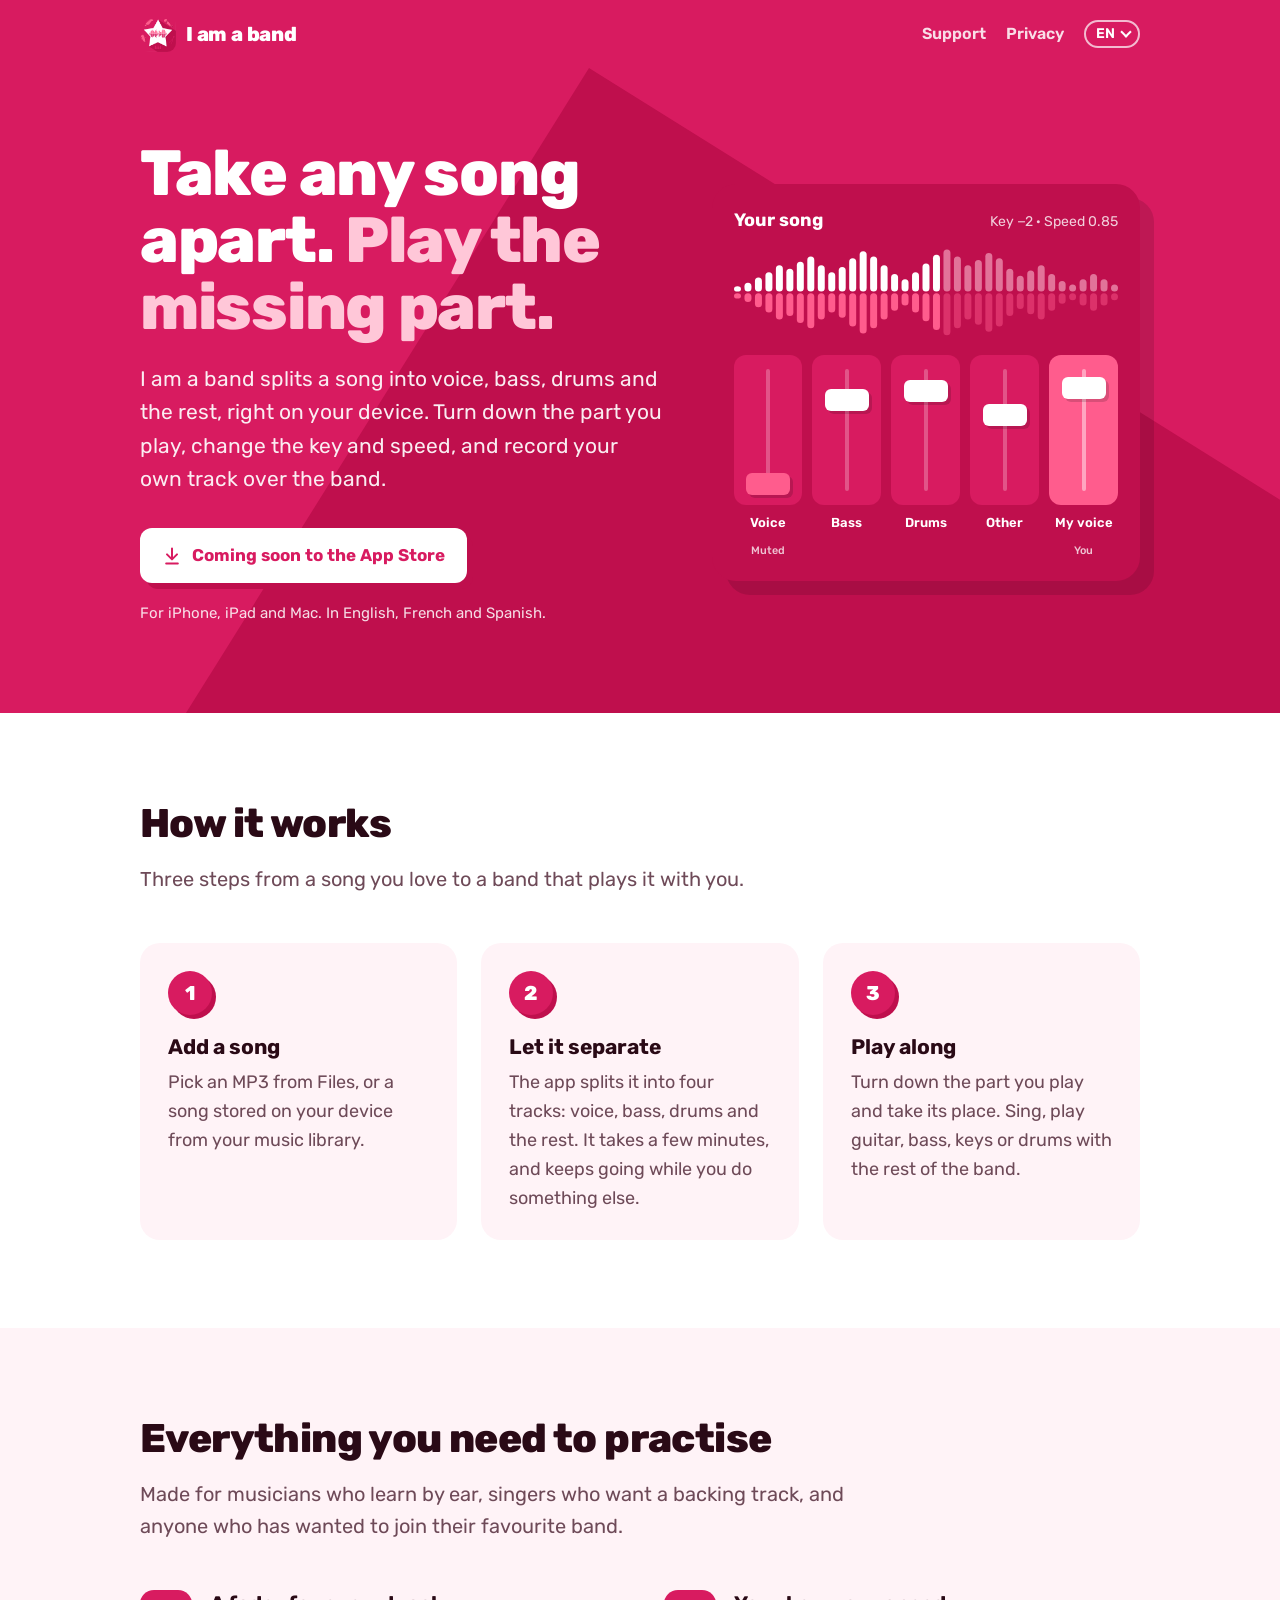
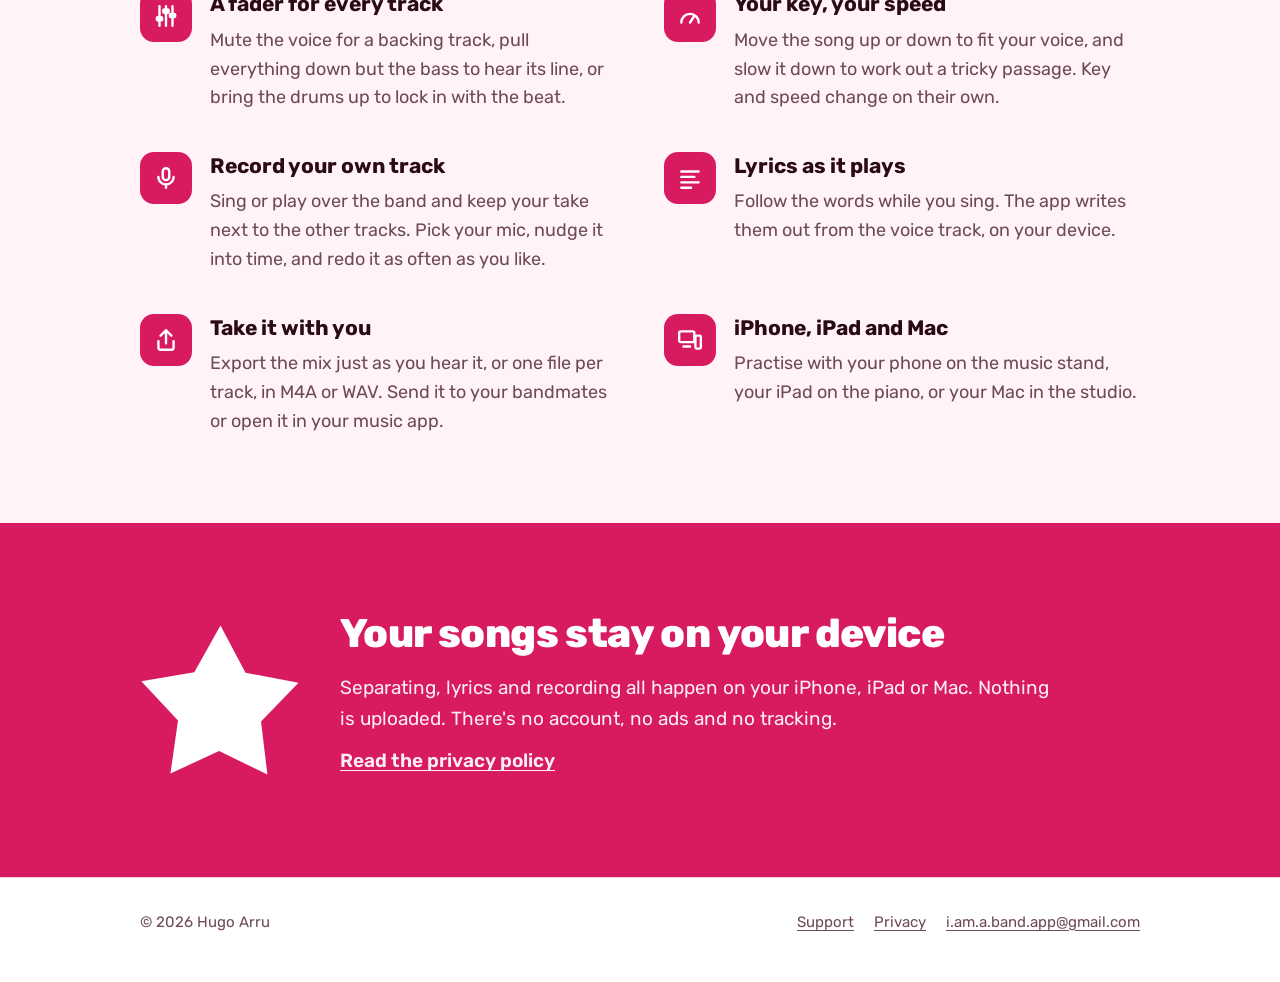
<file: index.html>
<!doctype html>
<html lang="en">
<head>
  <meta charset="utf-8">
  <meta name="viewport" content="width=device-width, initial-scale=1">
  <title>I am a band — play along with any song</title>
  <meta name="description" content="I am a band splits a song into voice, bass, drums and the rest, on your iPhone, iPad or Mac. Mute your part, change the key and speed, and record your own track over the band.">
  <meta name="theme-color" content="#d81b60">
  <meta property="og:type" content="website">
  <meta property="og:title" content="I am a band">
  <meta property="og:description" content="Take any song apart and play the missing part. On iPhone, iPad and Mac.">
  <meta property="og:image" content="https://hugoarru.github.io/iamaband/assets/icon.png">
  <meta property="og:url" content="https://hugoarru.github.io/iamaband/">
  <link rel="alternate" hreflang="en" href="https://hugoarru.github.io/iamaband/">
  <link rel="alternate" hreflang="fr" href="https://hugoarru.github.io/iamaband/fr/">
  <link rel="alternate" hreflang="es" href="https://hugoarru.github.io/iamaband/es/">
  <link rel="alternate" hreflang="x-default" href="https://hugoarru.github.io/iamaband/">
  <link rel="icon" type="image/png" href="assets/favicon.png">
  <link rel="apple-touch-icon" href="assets/apple-touch-icon.png">
  <link rel="preload" href="assets/fonts/Rubik.woff2" as="font" type="font/woff2" crossorigin>
  <link rel="stylesheet" href="assets/style.css">
</head>
<body>
  <a class="skip" href="#main">Skip to content</a>

  <header class="bar">
    <div class="wrap">
      <a class="brand" href="./"><img src="assets/icon.png" alt="" width="36" height="36"><span>I am a band</span></a>
      <nav aria-label="Main">
        <a href="support/">Support</a>
        <a href="privacy/">Privacy</a>
        <details class="langs">
          <summary aria-label="Language: English">EN</summary>
          <ul>
            <li><a href="" hreflang="en" lang="en" aria-current="true">English</a></li>
            <li><a href="fr/" hreflang="fr" lang="fr">Français</a></li>
            <li><a href="es/" hreflang="es" lang="es">Español</a></li>
          </ul>
        </details>
      </nav>
    </div>
  </header>

  <main id="main">
    <div class="hero">
      <div class="wrap">
        <div>
          <h1>Take any song apart. <span>Play the missing part.</span></h1>
          <p class="lead">I am a band splits a song into voice, bass, drums and the rest, right on your device. Turn down the part you play, change the key and speed, and record your own track over the band.</p>
          <!-- When the app is live, turn this into a link to its App Store page:
               <a class="store" href="https://apps.apple.com/app/idXXXXXXXXXX"> … Download on the App Store</a> -->
          <span class="store">
            <svg viewBox="0 0 24 24" fill="none" stroke="currentColor" stroke-width="2.4" stroke-linecap="round" stroke-linejoin="round" aria-hidden="true"><path d="M12 3v12M6 10l6 6 6-6M5 21h14"/></svg>
            Coming soon to the App Store
          </span>
          <p class="platforms">For iPhone, iPad and Mac. In English, French and Spanish.</p>
        </div>

        <div class="mixer" role="img" aria-label="The mixer in I am a band: voice muted, bass, drums and the rest playing, and your own voice recorded over them.">
          <div class="mixer-title">
            <strong>Your song</strong>
            <span>Key −2 · Speed 0.85</span>
          </div>
          <img class="wave" src="assets/wave.svg" alt="" width="440" height="104">
          <div class="faders">
            <div class="fader muted"><div class="track"><div class="cap" style="top: 86%"></div></div>Voice<small>Muted</small></div>
            <div class="fader"><div class="track"><div class="cap" style="top: 30%"></div></div>Bass<small>&nbsp;</small></div>
            <div class="fader"><div class="track"><div class="cap" style="top: 24%"></div></div>Drums<small>&nbsp;</small></div>
            <div class="fader"><div class="track"><div class="cap" style="top: 40%"></div></div>Other<small>&nbsp;</small></div>
            <div class="fader mine"><div class="track"><div class="cap" style="top: 22%"></div></div>My voice<small>You</small></div>
          </div>
        </div>
      </div>
    </div>

    <section>
      <div class="wrap">
        <h2>How it works</h2>
        <p class="intro">Three steps from a song you love to a band that plays it with you.</p>
        <ol class="steps">
          <li>
            <h3>Add a song</h3>
            <p>Pick an MP3 from Files, or a song stored on your device from your music library.</p>
          </li>
          <li>
            <h3>Let it separate</h3>
            <p>The app splits it into four tracks: voice, bass, drums and the rest. It takes a few minutes, and keeps going while you do something else.</p>
          </li>
          <li>
            <h3>Play along</h3>
            <p>Turn down the part you play and take its place. Sing, play guitar, bass, keys or drums with the rest of the band.</p>
          </li>
        </ol>
      </div>
    </section>

    <section class="alt">
      <div class="wrap">
        <h2>Everything you need to practise</h2>
        <p class="intro">Made for musicians who learn by ear, singers who want a backing track, and anyone who has wanted to join their favourite band.</p>
        <div class="features">
          <div class="feature">
            <div class="glyph"><svg viewBox="0 0 24 24" fill="none" stroke="currentColor" stroke-width="2.2" stroke-linecap="round" aria-hidden="true"><path d="M6 3v18M12 3v18M18 3v18"/><rect x="3.5" y="13" width="5" height="3" rx="1" fill="currentColor"/><rect x="9.5" y="6" width="5" height="3" rx="1" fill="currentColor"/><rect x="15.5" y="10" width="5" height="3" rx="1" fill="currentColor"/></svg></div>
            <div>
              <h3>A fader for every track</h3>
              <p>Mute the voice for a backing track, pull everything down but the bass to hear its line, or bring the drums up to lock in with the beat.</p>
            </div>
          </div>
          <div class="feature">
            <div class="glyph"><svg viewBox="0 0 24 24" fill="none" stroke="currentColor" stroke-width="2.2" stroke-linecap="round" stroke-linejoin="round" aria-hidden="true"><path d="M4 18a8 8 0 1 1 16 0"/><path d="M12 18l4-6"/></svg></div>
            <div>
              <h3>Your key, your speed</h3>
              <p>Move the song up or down to fit your voice, and slow it down to work out a tricky passage. Key and speed change on their own.</p>
            </div>
          </div>
          <div class="feature">
            <div class="glyph"><svg viewBox="0 0 24 24" fill="none" stroke="currentColor" stroke-width="2.2" stroke-linecap="round" stroke-linejoin="round" aria-hidden="true"><rect x="9" y="3" width="6" height="11" rx="3"/><path d="M5 11a7 7 0 0 0 14 0M12 18v3"/></svg></div>
            <div>
              <h3>Record your own track</h3>
              <p>Sing or play over the band and keep your take next to the other tracks. Pick your mic, nudge it into time, and redo it as often as you like.</p>
            </div>
          </div>
          <div class="feature">
            <div class="glyph"><svg viewBox="0 0 24 24" fill="none" stroke="currentColor" stroke-width="2.2" stroke-linecap="round" aria-hidden="true"><path d="M4 6h16M4 11h12M4 16h16M4 21h9"/></svg></div>
            <div>
              <h3>Lyrics as it plays</h3>
              <p>Follow the words while you sing. The app writes them out from the voice track, on your device.</p>
            </div>
          </div>
          <div class="feature">
            <div class="glyph"><svg viewBox="0 0 24 24" fill="none" stroke="currentColor" stroke-width="2.2" stroke-linecap="round" stroke-linejoin="round" aria-hidden="true"><path d="M12 15V3M7 8l5-5 5 5"/><path d="M5 13v6a2 2 0 0 0 2 2h10a2 2 0 0 0 2-2v-6"/></svg></div>
            <div>
              <h3>Take it with you</h3>
              <p>Export the mix just as you hear it, or one file per track, in M4A or WAV. Send it to your bandmates or open it in your music app.</p>
            </div>
          </div>
          <div class="feature">
            <div class="glyph"><svg viewBox="0 0 24 24" fill="none" stroke="currentColor" stroke-width="2.2" stroke-linecap="round" stroke-linejoin="round" aria-hidden="true"><rect x="2" y="4" width="14" height="10" rx="1.5"/><path d="M6 18h6"/><rect x="17" y="8" width="5" height="12" rx="1.2"/></svg></div>
            <div>
              <h3>iPhone, iPad and Mac</h3>
              <p>Practise with your phone on the music stand, your iPad on the piano, or your Mac in the studio.</p>
            </div>
          </div>
        </div>
      </div>
    </section>

    <section class="private">
      <div class="wrap">
        <svg class="star" viewBox="100 90 825 785" aria-hidden="true"><polygon fill="#ffffff" points="515,98 644,342 917,394 724,594 757,867 508,746 257,862 296,588 107,386 380,339"/></svg>
        <div>
          <h2>Your songs stay on your device</h2>
          <p>Separating, lyrics and recording all happen on your iPhone, iPad or Mac. Nothing is uploaded. There's no account, no ads and no tracking.</p>
          <p><a href="privacy/">Read the privacy policy</a></p>
        </div>
      </div>
    </section>
  </main>

  <footer>
    <div class="wrap">
      <span>© 2026 Hugo Arru</span>
      <nav aria-label="Footer">
        <a href="support/">Support</a>
        <a href="privacy/">Privacy</a>
        <a href="mailto:i.am.a.band.app@gmail.com">i.am.a.band.app@gmail.com</a>
      </nav>
    </div>
  </footer>
</body>
</html>
</file>
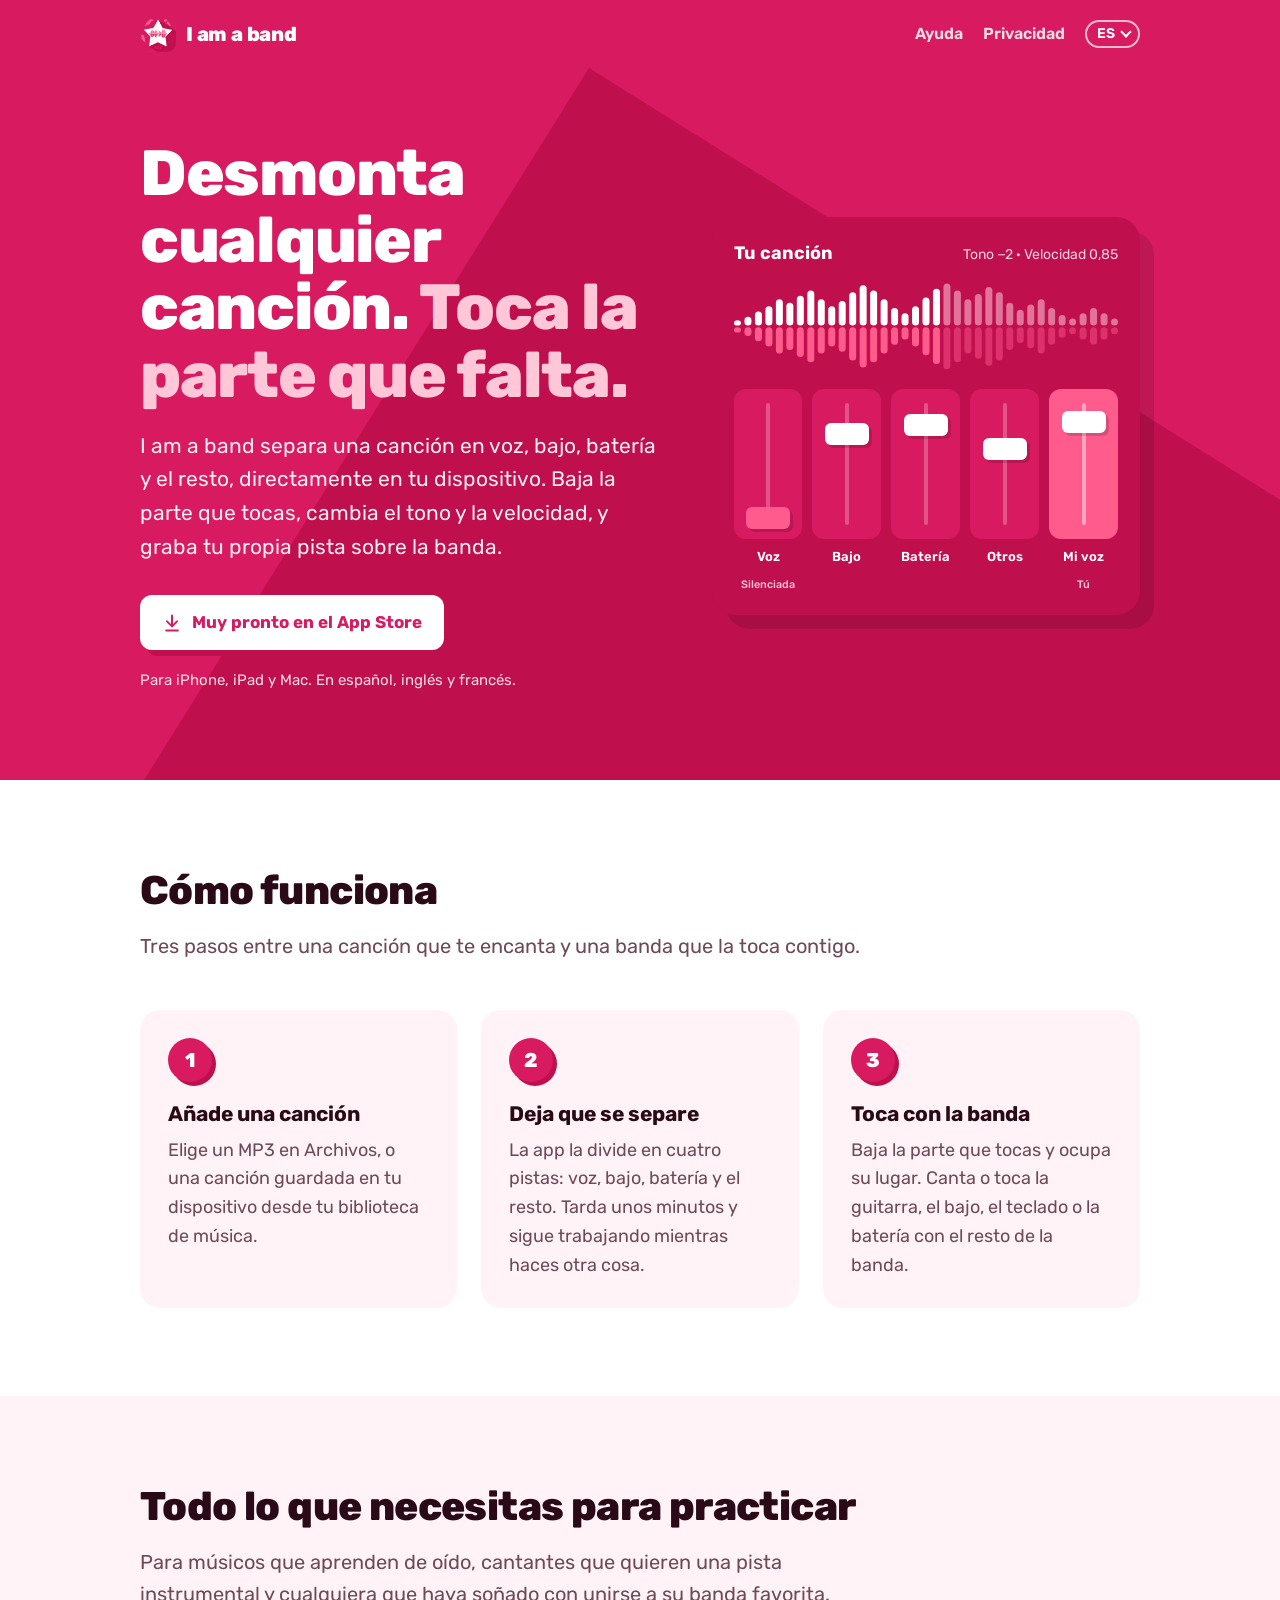
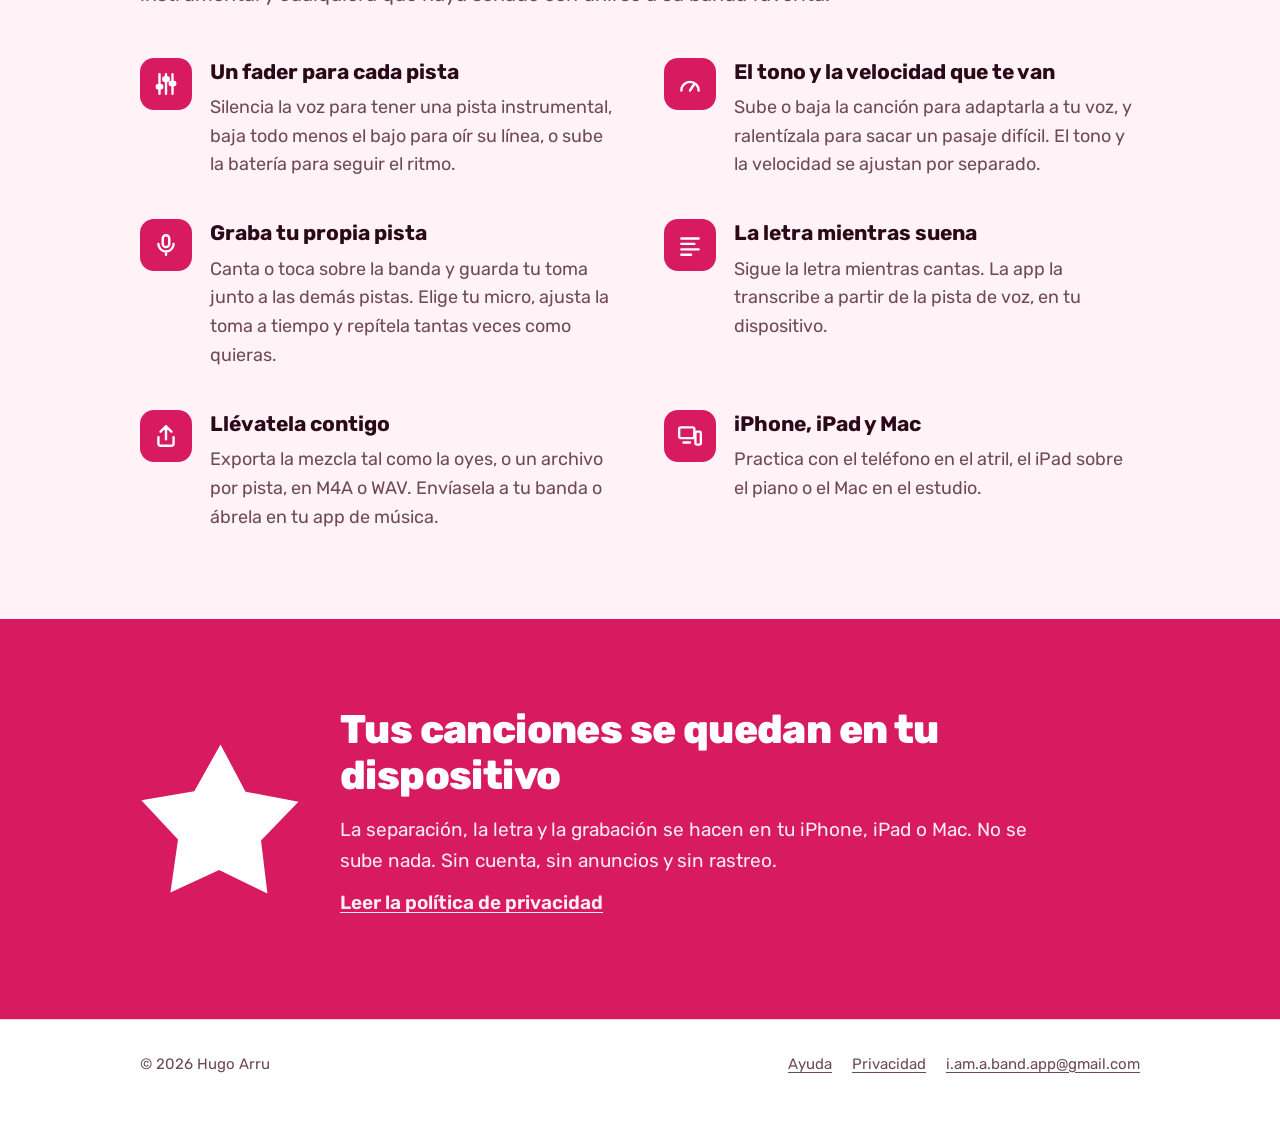
<file: es/index.html>
<!doctype html>
<html lang="es">
<head>
  <meta charset="utf-8">
  <meta name="viewport" content="width=device-width, initial-scale=1">
  <title>I am a band — toca con cualquier canción</title>
  <meta name="description" content="I am a band separa una canción en voz, bajo, batería y el resto, en tu iPhone, iPad o Mac. Silencia tu parte, cambia el tono y la velocidad, y graba tu propia pista sobre la banda.">
  <meta name="theme-color" content="#d81b60">
  <meta property="og:type" content="website">
  <meta property="og:locale" content="es_ES">
  <meta property="og:title" content="I am a band">
  <meta property="og:description" content="Desmonta cualquier canción y toca la parte que falta. En iPhone, iPad y Mac.">
  <meta property="og:image" content="https://hugoarru.github.io/iamaband/assets/icon.png">
  <meta property="og:url" content="https://hugoarru.github.io/iamaband/es/">
  <link rel="alternate" hreflang="en" href="https://hugoarru.github.io/iamaband/">
  <link rel="alternate" hreflang="fr" href="https://hugoarru.github.io/iamaband/fr/">
  <link rel="alternate" hreflang="es" href="https://hugoarru.github.io/iamaband/es/">
  <link rel="alternate" hreflang="x-default" href="https://hugoarru.github.io/iamaband/">
  <link rel="icon" type="image/png" href="../assets/favicon.png">
  <link rel="apple-touch-icon" href="../assets/apple-touch-icon.png">
  <link rel="preload" href="../assets/fonts/Rubik.woff2" as="font" type="font/woff2" crossorigin>
  <link rel="stylesheet" href="../assets/style.css">
</head>
<body>
  <a class="skip" href="#main">Ir al contenido</a>

  <header class="bar">
    <div class="wrap">
      <a class="brand" href="./"><img src="../assets/icon.png" alt="" width="36" height="36"><span>I am a band</span></a>
      <nav aria-label="Principal">
        <a href="soporte/">Ayuda</a>
        <a href="privacidad/">Privacidad</a>
        <details class="langs">
          <summary aria-label="Idioma: Español">ES</summary>
          <ul>
            <li><a href="../" hreflang="en" lang="en">English</a></li>
            <li><a href="../fr/" hreflang="fr" lang="fr">Français</a></li>
            <li><a href="../es/" hreflang="es" lang="es" aria-current="true">Español</a></li>
          </ul>
        </details>
      </nav>
    </div>
  </header>

  <main id="main">
    <div class="hero">
      <div class="wrap">
        <div>
          <h1>Desmonta cualquier canción. <span>Toca la parte que falta.</span></h1>
          <p class="lead">I am a band separa una canción en voz, bajo, batería y el resto, directamente en tu dispositivo. Baja la parte que tocas, cambia el tono y la velocidad, y graba tu propia pista sobre la banda.</p>
          <!-- Cuando la app esté publicada, cambia esto por un enlace a su página del App Store:
               <a class="store" href="https://apps.apple.com/es/app/idXXXXXXXXXX"> … Descargar en el App Store</a> -->
          <span class="store">
            <svg viewBox="0 0 24 24" fill="none" stroke="currentColor" stroke-width="2.4" stroke-linecap="round" stroke-linejoin="round" aria-hidden="true"><path d="M12 3v12M6 10l6 6 6-6M5 21h14"/></svg>
            Muy pronto en el App Store
          </span>
          <p class="platforms">Para iPhone, iPad y Mac. En español, inglés y francés.</p>
        </div>

        <div class="mixer" role="img" aria-label="El mezclador de I am a band: la voz silenciada, el bajo, la batería y el resto sonando, y tu propia voz grabada encima.">
          <div class="mixer-title">
            <strong>Tu canción</strong>
            <span>Tono −2 · Velocidad 0,85</span>
          </div>
          <img class="wave" src="../assets/wave.svg" alt="" width="440" height="104">
          <div class="faders">
            <div class="fader muted"><div class="track"><div class="cap" style="top: 86%"></div></div>Voz<small>Silenciada</small></div>
            <div class="fader"><div class="track"><div class="cap" style="top: 30%"></div></div>Bajo<small>&nbsp;</small></div>
            <div class="fader"><div class="track"><div class="cap" style="top: 24%"></div></div>Batería<small>&nbsp;</small></div>
            <div class="fader"><div class="track"><div class="cap" style="top: 40%"></div></div>Otros<small>&nbsp;</small></div>
            <div class="fader mine"><div class="track"><div class="cap" style="top: 22%"></div></div>Mi voz<small>Tú</small></div>
          </div>
        </div>
      </div>
    </div>

    <section>
      <div class="wrap">
        <h2>Cómo funciona</h2>
        <p class="intro">Tres pasos entre una canción que te encanta y una banda que la toca contigo.</p>
        <ol class="steps">
          <li>
            <h3>Añade una canción</h3>
            <p>Elige un MP3 en Archivos, o una canción guardada en tu dispositivo desde tu biblioteca de música.</p>
          </li>
          <li>
            <h3>Deja que se separe</h3>
            <p>La app la divide en cuatro pistas: voz, bajo, batería y el resto. Tarda unos minutos y sigue trabajando mientras haces otra cosa.</p>
          </li>
          <li>
            <h3>Toca con la banda</h3>
            <p>Baja la parte que tocas y ocupa su lugar. Canta o toca la guitarra, el bajo, el teclado o la batería con el resto de la banda.</p>
          </li>
        </ol>
      </div>
    </section>

    <section class="alt">
      <div class="wrap">
        <h2>Todo lo que necesitas para practicar</h2>
        <p class="intro">Para músicos que aprenden de oído, cantantes que quieren una pista instrumental y cualquiera que haya soñado con unirse a su banda favorita.</p>
        <div class="features">
          <div class="feature">
            <div class="glyph"><svg viewBox="0 0 24 24" fill="none" stroke="currentColor" stroke-width="2.2" stroke-linecap="round" aria-hidden="true"><path d="M6 3v18M12 3v18M18 3v18"/><rect x="3.5" y="13" width="5" height="3" rx="1" fill="currentColor"/><rect x="9.5" y="6" width="5" height="3" rx="1" fill="currentColor"/><rect x="15.5" y="10" width="5" height="3" rx="1" fill="currentColor"/></svg></div>
            <div>
              <h3>Un fader para cada pista</h3>
              <p>Silencia la voz para tener una pista instrumental, baja todo menos el bajo para oír su línea, o sube la batería para seguir el ritmo.</p>
            </div>
          </div>
          <div class="feature">
            <div class="glyph"><svg viewBox="0 0 24 24" fill="none" stroke="currentColor" stroke-width="2.2" stroke-linecap="round" stroke-linejoin="round" aria-hidden="true"><path d="M4 18a8 8 0 1 1 16 0"/><path d="M12 18l4-6"/></svg></div>
            <div>
              <h3>El tono y la velocidad que te van</h3>
              <p>Sube o baja la canción para adaptarla a tu voz, y ralentízala para sacar un pasaje difícil. El tono y la velocidad se ajustan por separado.</p>
            </div>
          </div>
          <div class="feature">
            <div class="glyph"><svg viewBox="0 0 24 24" fill="none" stroke="currentColor" stroke-width="2.2" stroke-linecap="round" stroke-linejoin="round" aria-hidden="true"><rect x="9" y="3" width="6" height="11" rx="3"/><path d="M5 11a7 7 0 0 0 14 0M12 18v3"/></svg></div>
            <div>
              <h3>Graba tu propia pista</h3>
              <p>Canta o toca sobre la banda y guarda tu toma junto a las demás pistas. Elige tu micro, ajusta la toma a tiempo y repítela tantas veces como quieras.</p>
            </div>
          </div>
          <div class="feature">
            <div class="glyph"><svg viewBox="0 0 24 24" fill="none" stroke="currentColor" stroke-width="2.2" stroke-linecap="round" aria-hidden="true"><path d="M4 6h16M4 11h12M4 16h16M4 21h9"/></svg></div>
            <div>
              <h3>La letra mientras suena</h3>
              <p>Sigue la letra mientras cantas. La app la transcribe a partir de la pista de voz, en tu dispositivo.</p>
            </div>
          </div>
          <div class="feature">
            <div class="glyph"><svg viewBox="0 0 24 24" fill="none" stroke="currentColor" stroke-width="2.2" stroke-linecap="round" stroke-linejoin="round" aria-hidden="true"><path d="M12 15V3M7 8l5-5 5 5"/><path d="M5 13v6a2 2 0 0 0 2 2h10a2 2 0 0 0 2-2v-6"/></svg></div>
            <div>
              <h3>Llévatela contigo</h3>
              <p>Exporta la mezcla tal como la oyes, o un archivo por pista, en M4A o WAV. Envíasela a tu banda o ábrela en tu app de música.</p>
            </div>
          </div>
          <div class="feature">
            <div class="glyph"><svg viewBox="0 0 24 24" fill="none" stroke="currentColor" stroke-width="2.2" stroke-linecap="round" stroke-linejoin="round" aria-hidden="true"><rect x="2" y="4" width="14" height="10" rx="1.5"/><path d="M6 18h6"/><rect x="17" y="8" width="5" height="12" rx="1.2"/></svg></div>
            <div>
              <h3>iPhone, iPad y Mac</h3>
              <p>Practica con el teléfono en el atril, el iPad sobre el piano o el Mac en el estudio.</p>
            </div>
          </div>
        </div>
      </div>
    </section>

    <section class="private">
      <div class="wrap">
        <svg class="star" viewBox="100 90 825 785" aria-hidden="true"><polygon fill="#ffffff" points="515,98 644,342 917,394 724,594 757,867 508,746 257,862 296,588 107,386 380,339"/></svg>
        <div>
          <h2>Tus canciones se quedan en tu dispositivo</h2>
          <p>La separación, la letra y la grabación se hacen en tu iPhone, iPad o Mac. No se sube nada. Sin cuenta, sin anuncios y sin rastreo.</p>
          <p><a href="privacidad/">Leer la política de privacidad</a></p>
        </div>
      </div>
    </section>
  </main>

  <footer>
    <div class="wrap">
      <span>© 2026 Hugo Arru</span>
      <nav aria-label="Pie de página">
        <a href="soporte/">Ayuda</a>
        <a href="privacidad/">Privacidad</a>
        <a href="mailto:i.am.a.band.app@gmail.com">i.am.a.band.app@gmail.com</a>
      </nav>
    </div>
  </footer>
</body>
</html>
</file>
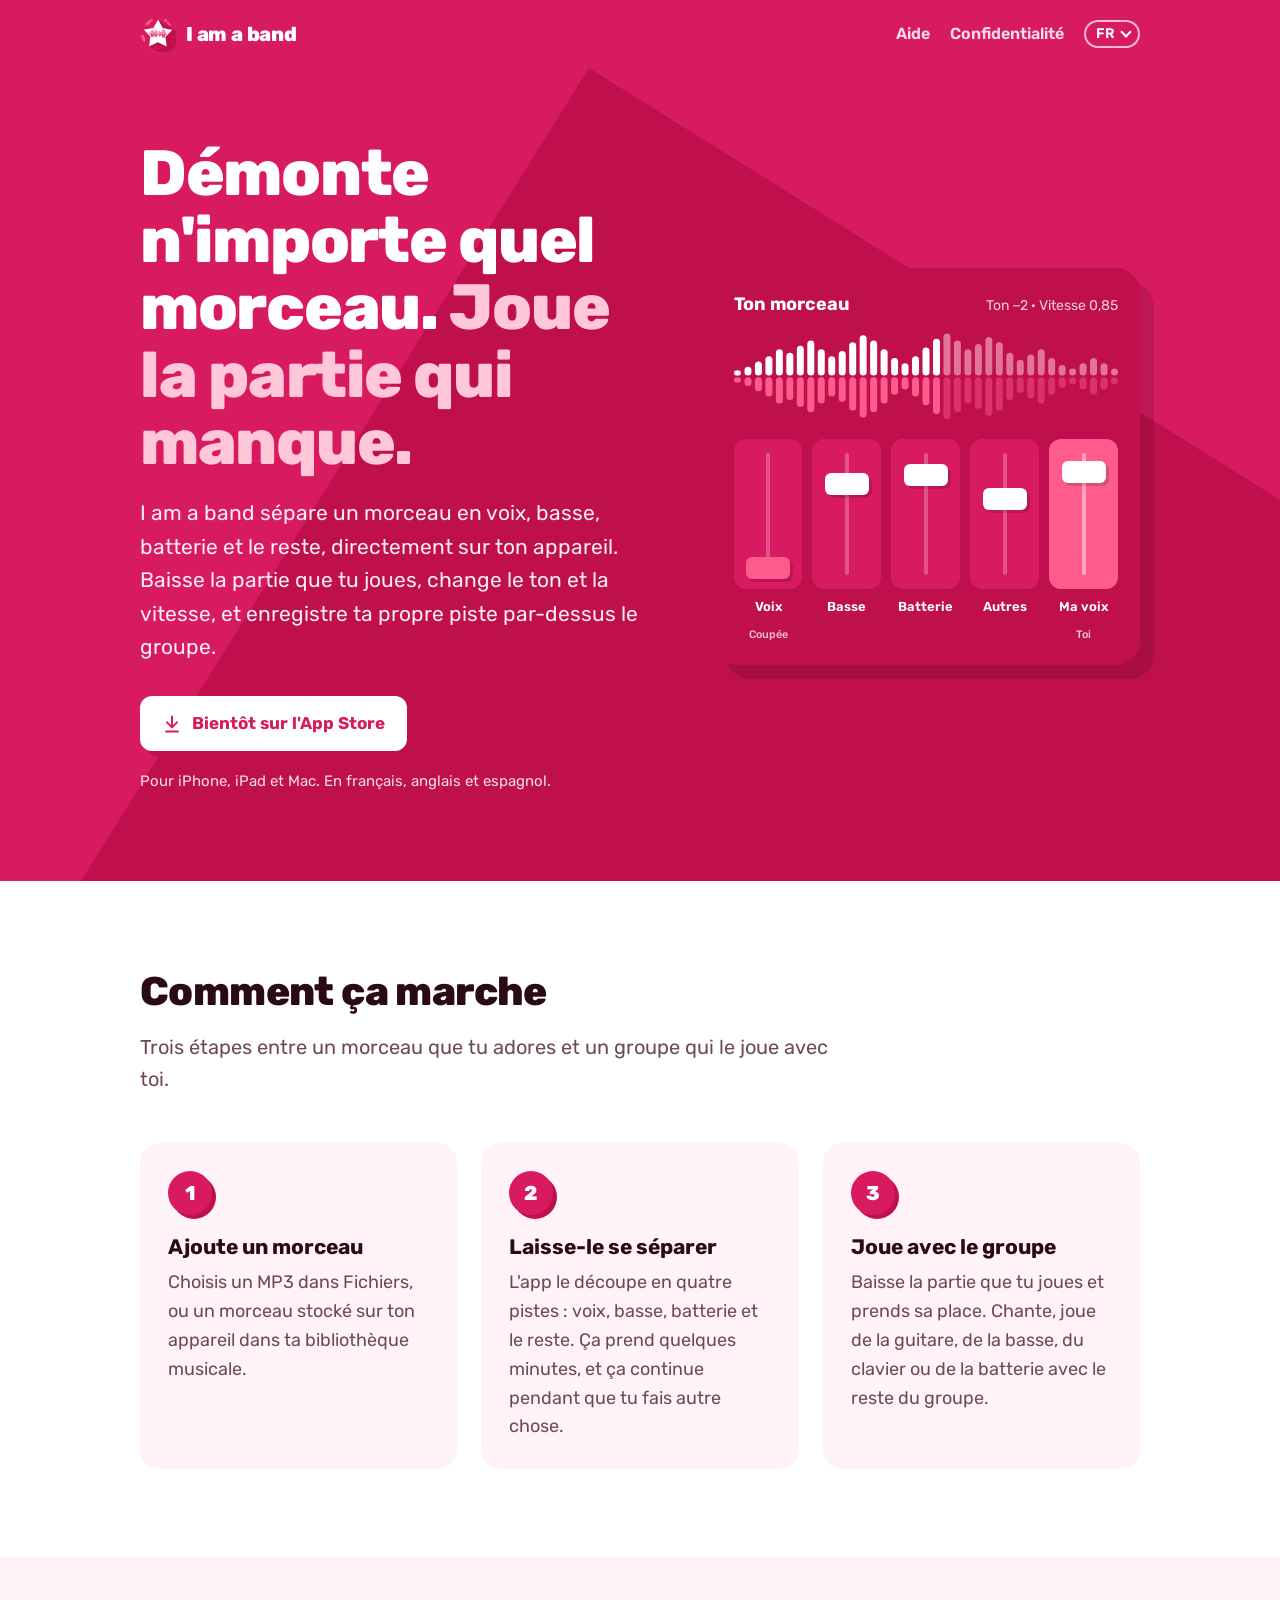
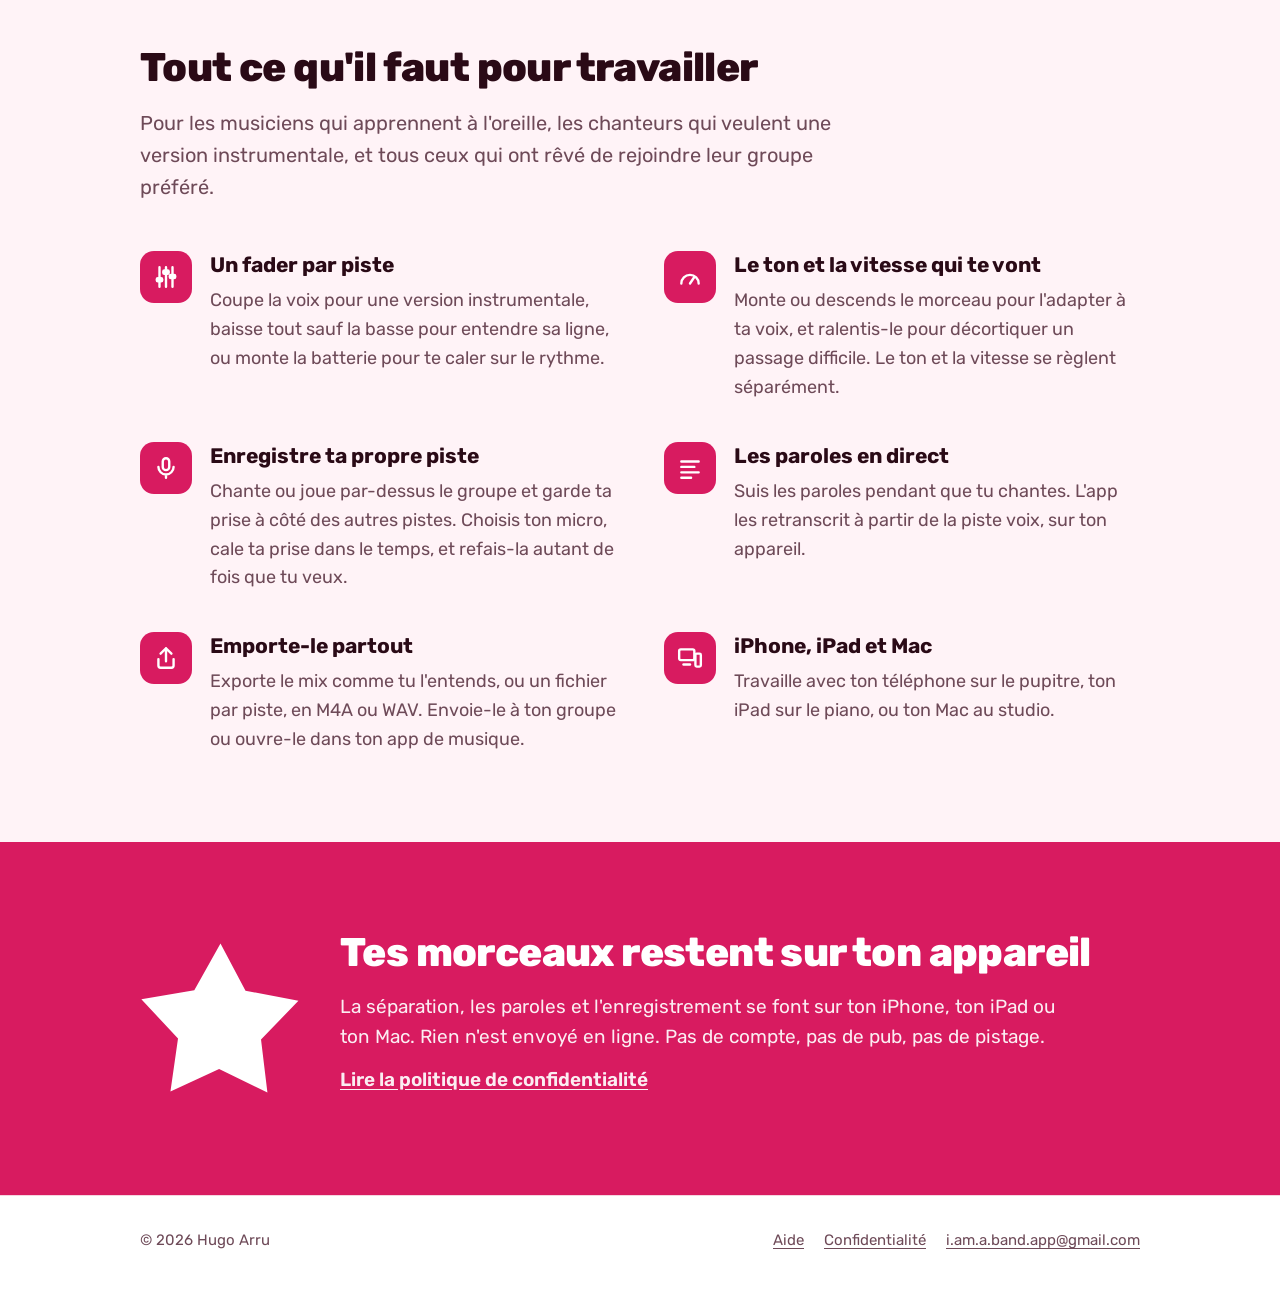
<file: fr/index.html>
<!doctype html>
<html lang="fr">
<head>
  <meta charset="utf-8">
  <meta name="viewport" content="width=device-width, initial-scale=1">
  <title>I am a band — joue avec n'importe quel morceau</title>
  <meta name="description" content="I am a band sépare un morceau en voix, basse, batterie et le reste, sur ton iPhone, ton iPad ou ton Mac. Coupe ta partie, change le ton et la vitesse, et enregistre ta propre piste par-dessus le groupe.">
  <meta name="theme-color" content="#d81b60">
  <meta property="og:type" content="website">
  <meta property="og:locale" content="fr_FR">
  <meta property="og:title" content="I am a band">
  <meta property="og:description" content="Démonte n'importe quel morceau et joue la partie qui manque. Sur iPhone, iPad et Mac.">
  <meta property="og:image" content="https://hugoarru.github.io/iamaband/assets/icon.png">
  <meta property="og:url" content="https://hugoarru.github.io/iamaband/fr/">
  <link rel="alternate" hreflang="en" href="https://hugoarru.github.io/iamaband/">
  <link rel="alternate" hreflang="fr" href="https://hugoarru.github.io/iamaband/fr/">
  <link rel="alternate" hreflang="es" href="https://hugoarru.github.io/iamaband/es/">
  <link rel="alternate" hreflang="x-default" href="https://hugoarru.github.io/iamaband/">
  <link rel="icon" type="image/png" href="../assets/favicon.png">
  <link rel="apple-touch-icon" href="../assets/apple-touch-icon.png">
  <link rel="preload" href="../assets/fonts/Rubik.woff2" as="font" type="font/woff2" crossorigin>
  <link rel="stylesheet" href="../assets/style.css">
</head>
<body>
  <a class="skip" href="#main">Aller au contenu</a>

  <header class="bar">
    <div class="wrap">
      <a class="brand" href="./"><img src="../assets/icon.png" alt="" width="36" height="36"><span>I am a band</span></a>
      <nav aria-label="Principal">
        <a href="support/">Aide</a>
        <a href="confidentialite/">Confidentialité</a>
        <details class="langs">
          <summary aria-label="Langue: Français">FR</summary>
          <ul>
            <li><a href="../" hreflang="en" lang="en">English</a></li>
            <li><a href="../fr/" hreflang="fr" lang="fr" aria-current="true">Français</a></li>
            <li><a href="../es/" hreflang="es" lang="es">Español</a></li>
          </ul>
        </details>
      </nav>
    </div>
  </header>

  <main id="main">
    <div class="hero">
      <div class="wrap">
        <div>
          <h1>Démonte n'importe quel morceau. <span>Joue la partie qui manque.</span></h1>
          <p class="lead">I am a band sépare un morceau en voix, basse, batterie et le reste, directement sur ton appareil. Baisse la partie que tu joues, change le ton et la vitesse, et enregistre ta propre piste par-dessus le groupe.</p>
          <!-- Quand l'app sera en ligne, remplace ceci par un lien vers sa page App Store :
               <a class="store" href="https://apps.apple.com/fr/app/idXXXXXXXXXX"> … Télécharger dans l'App Store</a> -->
          <span class="store">
            <svg viewBox="0 0 24 24" fill="none" stroke="currentColor" stroke-width="2.4" stroke-linecap="round" stroke-linejoin="round" aria-hidden="true"><path d="M12 3v12M6 10l6 6 6-6M5 21h14"/></svg>
            Bientôt sur l'App Store
          </span>
          <p class="platforms">Pour iPhone, iPad et Mac. En français, anglais et espagnol.</p>
        </div>

        <div class="mixer" role="img" aria-label="La table de mixage d'I am a band&nbsp;: la voix coupée, la basse, la batterie et le reste qui jouent, et ta propre voix enregistrée par-dessus.">
          <div class="mixer-title">
            <strong>Ton morceau</strong>
            <span>Ton −2 · Vitesse 0,85</span>
          </div>
          <img class="wave" src="../assets/wave.svg" alt="" width="440" height="104">
          <div class="faders">
            <div class="fader muted"><div class="track"><div class="cap" style="top: 86%"></div></div>Voix<small>Coupée</small></div>
            <div class="fader"><div class="track"><div class="cap" style="top: 30%"></div></div>Basse<small>&nbsp;</small></div>
            <div class="fader"><div class="track"><div class="cap" style="top: 24%"></div></div>Batterie<small>&nbsp;</small></div>
            <div class="fader"><div class="track"><div class="cap" style="top: 40%"></div></div>Autres<small>&nbsp;</small></div>
            <div class="fader mine"><div class="track"><div class="cap" style="top: 22%"></div></div>Ma voix<small>Toi</small></div>
          </div>
        </div>
      </div>
    </div>

    <section>
      <div class="wrap">
        <h2>Comment ça marche</h2>
        <p class="intro">Trois étapes entre un morceau que tu adores et un groupe qui le joue avec toi.</p>
        <ol class="steps">
          <li>
            <h3>Ajoute un morceau</h3>
            <p>Choisis un MP3 dans Fichiers, ou un morceau stocké sur ton appareil dans ta bibliothèque musicale.</p>
          </li>
          <li>
            <h3>Laisse-le se séparer</h3>
            <p>L'app le découpe en quatre pistes&nbsp;: voix, basse, batterie et le reste. Ça prend quelques minutes, et ça continue pendant que tu fais autre chose.</p>
          </li>
          <li>
            <h3>Joue avec le groupe</h3>
            <p>Baisse la partie que tu joues et prends sa place. Chante, joue de la guitare, de la basse, du clavier ou de la batterie avec le reste du groupe.</p>
          </li>
        </ol>
      </div>
    </section>

    <section class="alt">
      <div class="wrap">
        <h2>Tout ce qu'il faut pour travailler</h2>
        <p class="intro">Pour les musiciens qui apprennent à l'oreille, les chanteurs qui veulent une version instrumentale, et tous ceux qui ont rêvé de rejoindre leur groupe préféré.</p>
        <div class="features">
          <div class="feature">
            <div class="glyph"><svg viewBox="0 0 24 24" fill="none" stroke="currentColor" stroke-width="2.2" stroke-linecap="round" aria-hidden="true"><path d="M6 3v18M12 3v18M18 3v18"/><rect x="3.5" y="13" width="5" height="3" rx="1" fill="currentColor"/><rect x="9.5" y="6" width="5" height="3" rx="1" fill="currentColor"/><rect x="15.5" y="10" width="5" height="3" rx="1" fill="currentColor"/></svg></div>
            <div>
              <h3>Un fader par piste</h3>
              <p>Coupe la voix pour une version instrumentale, baisse tout sauf la basse pour entendre sa ligne, ou monte la batterie pour te caler sur le rythme.</p>
            </div>
          </div>
          <div class="feature">
            <div class="glyph"><svg viewBox="0 0 24 24" fill="none" stroke="currentColor" stroke-width="2.2" stroke-linecap="round" stroke-linejoin="round" aria-hidden="true"><path d="M4 18a8 8 0 1 1 16 0"/><path d="M12 18l4-6"/></svg></div>
            <div>
              <h3>Le ton et la vitesse qui te vont</h3>
              <p>Monte ou descends le morceau pour l'adapter à ta voix, et ralentis-le pour décortiquer un passage difficile. Le ton et la vitesse se règlent séparément.</p>
            </div>
          </div>
          <div class="feature">
            <div class="glyph"><svg viewBox="0 0 24 24" fill="none" stroke="currentColor" stroke-width="2.2" stroke-linecap="round" stroke-linejoin="round" aria-hidden="true"><rect x="9" y="3" width="6" height="11" rx="3"/><path d="M5 11a7 7 0 0 0 14 0M12 18v3"/></svg></div>
            <div>
              <h3>Enregistre ta propre piste</h3>
              <p>Chante ou joue par-dessus le groupe et garde ta prise à côté des autres pistes. Choisis ton micro, cale ta prise dans le temps, et refais-la autant de fois que tu veux.</p>
            </div>
          </div>
          <div class="feature">
            <div class="glyph"><svg viewBox="0 0 24 24" fill="none" stroke="currentColor" stroke-width="2.2" stroke-linecap="round" aria-hidden="true"><path d="M4 6h16M4 11h12M4 16h16M4 21h9"/></svg></div>
            <div>
              <h3>Les paroles en direct</h3>
              <p>Suis les paroles pendant que tu chantes. L'app les retranscrit à partir de la piste voix, sur ton appareil.</p>
            </div>
          </div>
          <div class="feature">
            <div class="glyph"><svg viewBox="0 0 24 24" fill="none" stroke="currentColor" stroke-width="2.2" stroke-linecap="round" stroke-linejoin="round" aria-hidden="true"><path d="M12 15V3M7 8l5-5 5 5"/><path d="M5 13v6a2 2 0 0 0 2 2h10a2 2 0 0 0 2-2v-6"/></svg></div>
            <div>
              <h3>Emporte-le partout</h3>
              <p>Exporte le mix comme tu l'entends, ou un fichier par piste, en M4A ou WAV. Envoie-le à ton groupe ou ouvre-le dans ton app de musique.</p>
            </div>
          </div>
          <div class="feature">
            <div class="glyph"><svg viewBox="0 0 24 24" fill="none" stroke="currentColor" stroke-width="2.2" stroke-linecap="round" stroke-linejoin="round" aria-hidden="true"><rect x="2" y="4" width="14" height="10" rx="1.5"/><path d="M6 18h6"/><rect x="17" y="8" width="5" height="12" rx="1.2"/></svg></div>
            <div>
              <h3>iPhone, iPad et Mac</h3>
              <p>Travaille avec ton téléphone sur le pupitre, ton iPad sur le piano, ou ton Mac au studio.</p>
            </div>
          </div>
        </div>
      </div>
    </section>

    <section class="private">
      <div class="wrap">
        <svg class="star" viewBox="100 90 825 785" aria-hidden="true"><polygon fill="#ffffff" points="515,98 644,342 917,394 724,594 757,867 508,746 257,862 296,588 107,386 380,339"/></svg>
        <div>
          <h2>Tes morceaux restent sur ton appareil</h2>
          <p>La séparation, les paroles et l'enregistrement se font sur ton iPhone, ton iPad ou ton Mac. Rien n'est envoyé en ligne. Pas de compte, pas de pub, pas de pistage.</p>
          <p><a href="confidentialite/">Lire la politique de confidentialité</a></p>
        </div>
      </div>
    </section>
  </main>

  <footer>
    <div class="wrap">
      <span>© 2026 Hugo Arru</span>
      <nav aria-label="Pied de page">
        <a href="support/">Aide</a>
        <a href="confidentialite/">Confidentialité</a>
        <a href="mailto:i.am.a.band.app@gmail.com">i.am.a.band.app@gmail.com</a>
      </nav>
    </div>
  </footer>
</body>
</html>
</file>
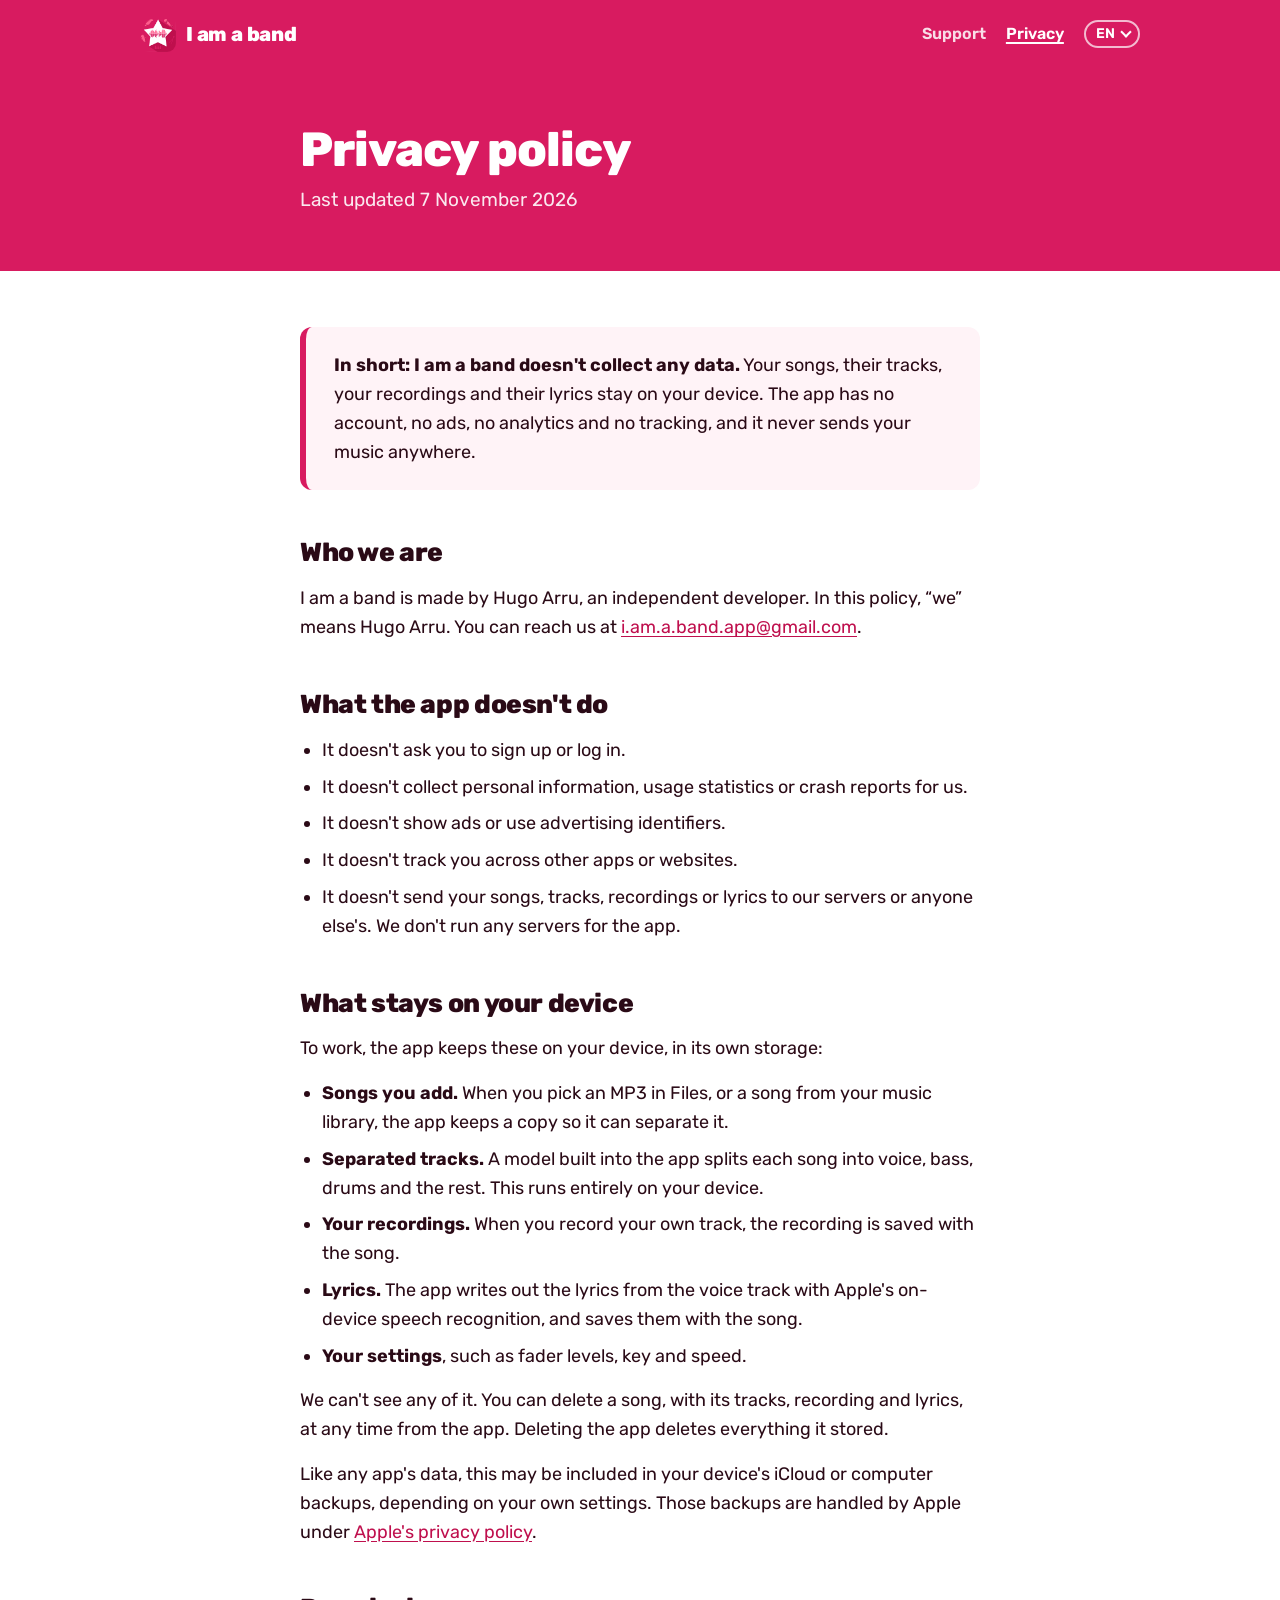
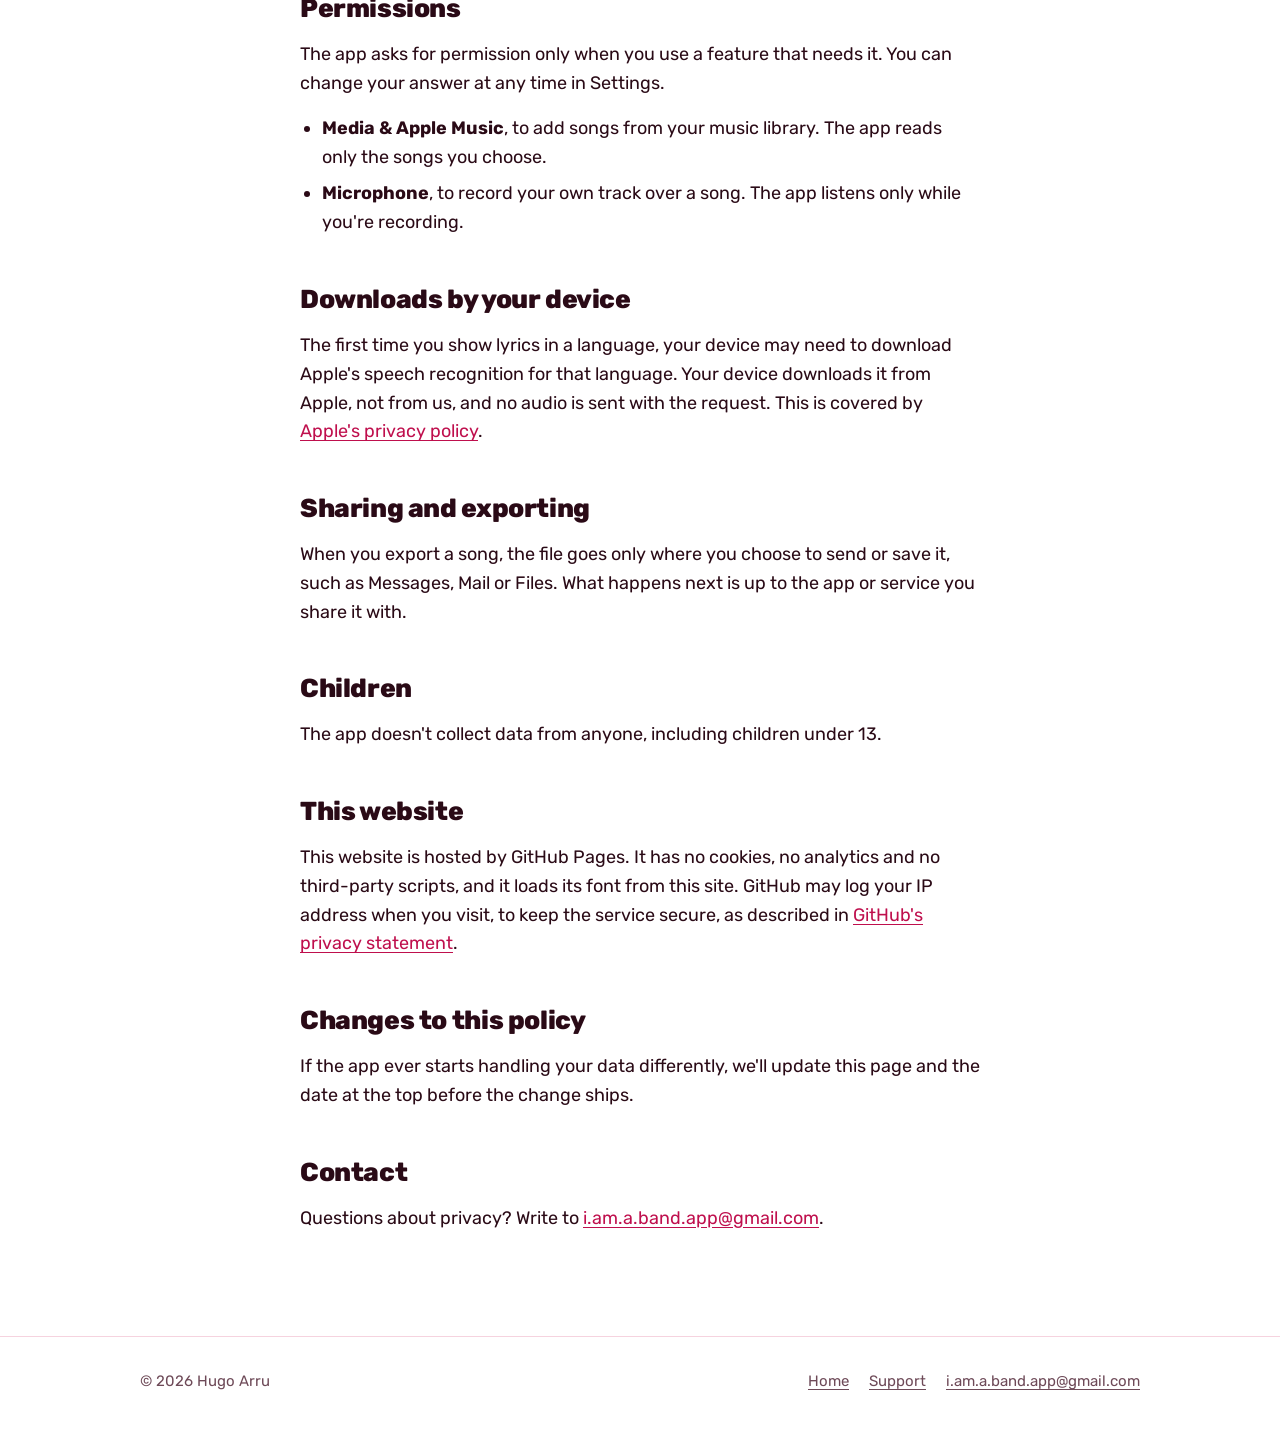
<file: privacy/index.html>
<!doctype html>
<html lang="en">
<head>
  <meta charset="utf-8">
  <meta name="viewport" content="width=device-width, initial-scale=1">
  <title>Privacy policy — I am a band</title>
  <meta name="description" content="I am a band doesn't collect any data. Your songs, tracks and recordings stay on your device.">
  <meta name="theme-color" content="#d81b60">
  <link rel="alternate" hreflang="en" href="https://hugoarru.github.io/iamaband/privacy/">
  <link rel="alternate" hreflang="fr" href="https://hugoarru.github.io/iamaband/fr/confidentialite/">
  <link rel="alternate" hreflang="es" href="https://hugoarru.github.io/iamaband/es/privacidad/">
  <link rel="alternate" hreflang="x-default" href="https://hugoarru.github.io/iamaband/privacy/">
  <link rel="icon" type="image/png" href="../assets/favicon.png">
  <link rel="apple-touch-icon" href="../assets/apple-touch-icon.png">
  <link rel="preload" href="../assets/fonts/Rubik.woff2" as="font" type="font/woff2" crossorigin>
  <link rel="stylesheet" href="../assets/style.css">
</head>
<body>
  <a class="skip" href="#main">Skip to content</a>

  <header class="bar">
    <div class="wrap">
      <a class="brand" href="../"><img src="../assets/icon.png" alt="" width="36" height="36"><span>I am a band</span></a>
      <nav aria-label="Main">
        <a href="../support/">Support</a>
        <a href="./" aria-current="page">Privacy</a>
        <details class="langs">
          <summary aria-label="Language: English">EN</summary>
          <ul>
            <li><a href="../privacy/" hreflang="en" lang="en" aria-current="true">English</a></li>
            <li><a href="../fr/confidentialite/" hreflang="fr" lang="fr">Français</a></li>
            <li><a href="../es/privacidad/" hreflang="es" lang="es">Español</a></li>
          </ul>
        </details>
      </nav>
    </div>
  </header>

  <main id="main">
    <div class="page-head">
      <div class="wrap">
        <h1>Privacy policy</h1>
        <p>Last updated 7 November 2026</p>
      </div>
    </div>

    <div class="wrap prose">
      <div class="summary">
        <p><strong>In short: I am a band doesn't collect any data.</strong> Your songs, their tracks, your recordings and their lyrics stay on your device. The app has no account, no ads, no analytics and no tracking, and it never sends your music anywhere.</p>
      </div>

      <h2>Who we are</h2>
      <p>I am a band is made by Hugo Arru, an independent developer. In this policy, “we” means Hugo Arru. You can reach us at <a href="mailto:i.am.a.band.app@gmail.com">i.am.a.band.app@gmail.com</a>.</p>

      <h2>What the app doesn't do</h2>
      <ul>
        <li>It doesn't ask you to sign up or log in.</li>
        <li>It doesn't collect personal information, usage statistics or crash reports for us.</li>
        <li>It doesn't show ads or use advertising identifiers.</li>
        <li>It doesn't track you across other apps or websites.</li>
        <li>It doesn't send your songs, tracks, recordings or lyrics to our servers or anyone else's. We don't run any servers for the app.</li>
      </ul>

      <h2>What stays on your device</h2>
      <p>To work, the app keeps these on your device, in its own storage:</p>
      <ul>
        <li><strong>Songs you add.</strong> When you pick an MP3 in Files, or a song from your music library, the app keeps a copy so it can separate it.</li>
        <li><strong>Separated tracks.</strong> A model built into the app splits each song into voice, bass, drums and the rest. This runs entirely on your device.</li>
        <li><strong>Your recordings.</strong> When you record your own track, the recording is saved with the song.</li>
        <li><strong>Lyrics.</strong> The app writes out the lyrics from the voice track with Apple's on-device speech recognition, and saves them with the song.</li>
        <li><strong>Your settings</strong>, such as fader levels, key and speed.</li>
      </ul>
      <p>We can't see any of it. You can delete a song, with its tracks, recording and lyrics, at any time from the app. Deleting the app deletes everything it stored.</p>
      <p>Like any app's data, this may be included in your device's iCloud or computer backups, depending on your own settings. Those backups are handled by Apple under <a href="https://www.apple.com/legal/privacy/">Apple's privacy policy</a>.</p>

      <h2>Permissions</h2>
      <p>The app asks for permission only when you use a feature that needs it. You can change your answer at any time in Settings.</p>
      <ul>
        <li><strong>Media &amp; Apple Music</strong>, to add songs from your music library. The app reads only the songs you choose.</li>
        <li><strong>Microphone</strong>, to record your own track over a song. The app listens only while you're recording.</li>
      </ul>

      <h2>Downloads by your device</h2>
      <p>The first time you show lyrics in a language, your device may need to download Apple's speech recognition for that language. Your device downloads it from Apple, not from us, and no audio is sent with the request. This is covered by <a href="https://www.apple.com/legal/privacy/">Apple's privacy policy</a>.</p>

      <h2>Sharing and exporting</h2>
      <p>When you export a song, the file goes only where you choose to send or save it, such as Messages, Mail or Files. What happens next is up to the app or service you share it with.</p>

      <h2>Children</h2>
      <p>The app doesn't collect data from anyone, including children under 13.</p>

      <h2>This website</h2>
      <p>This website is hosted by GitHub Pages. It has no cookies, no analytics and no third-party scripts, and it loads its font from this site. GitHub may log your IP address when you visit, to keep the service secure, as described in <a href="https://docs.github.com/en/site-policy/privacy-policies/github-general-privacy-statement">GitHub's privacy statement</a>.</p>

      <h2>Changes to this policy</h2>
      <p>If the app ever starts handling your data differently, we'll update this page and the date at the top before the change ships.</p>

      <h2>Contact</h2>
      <p>Questions about privacy? Write to <a href="mailto:i.am.a.band.app@gmail.com">i.am.a.band.app@gmail.com</a>.</p>
    </div>
  </main>

  <footer>
    <div class="wrap">
      <span>© 2026 Hugo Arru</span>
      <nav aria-label="Footer">
        <a href="../">Home</a>
        <a href="../support/">Support</a>
        <a href="mailto:i.am.a.band.app@gmail.com">i.am.a.band.app@gmail.com</a>
      </nav>
    </div>
  </footer>
</body>
</html>
</file>
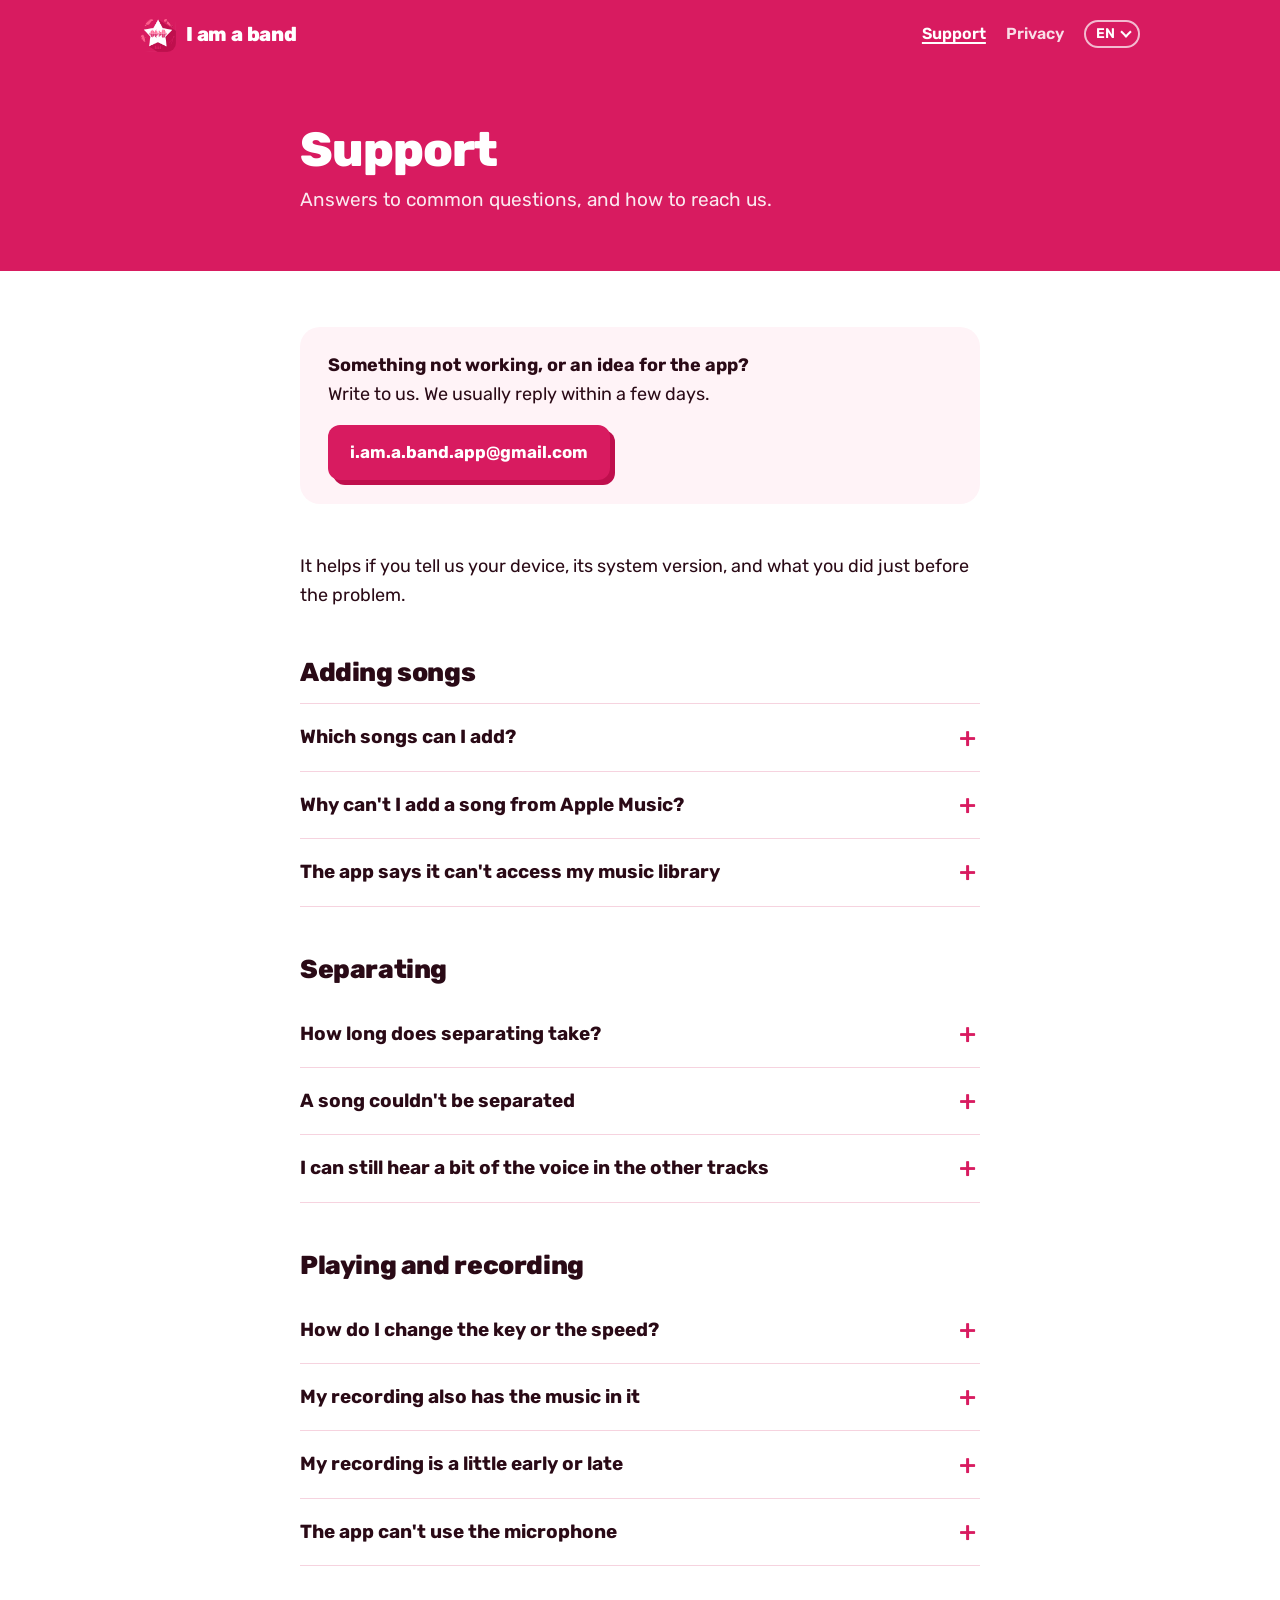
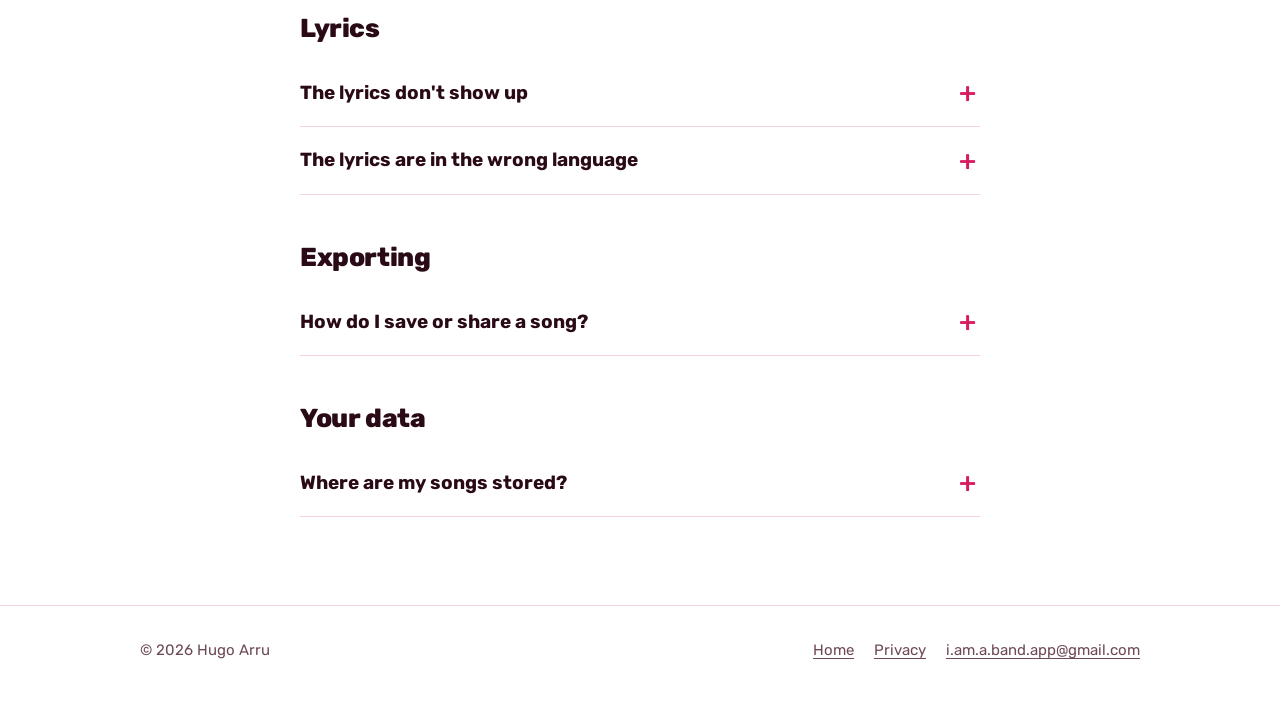
<file: support/index.html>
<!doctype html>
<html lang="en">
<head>
  <meta charset="utf-8">
  <meta name="viewport" content="width=device-width, initial-scale=1">
  <title>Support — I am a band</title>
  <meta name="description" content="Help with I am a band: adding songs, separating, recording, lyrics and exporting. Contact i.am.a.band.app@gmail.com.">
  <meta name="theme-color" content="#d81b60">
  <link rel="alternate" hreflang="en" href="https://hugoarru.github.io/iamaband/support/">
  <link rel="alternate" hreflang="fr" href="https://hugoarru.github.io/iamaband/fr/support/">
  <link rel="alternate" hreflang="es" href="https://hugoarru.github.io/iamaband/es/soporte/">
  <link rel="alternate" hreflang="x-default" href="https://hugoarru.github.io/iamaband/support/">
  <link rel="icon" type="image/png" href="../assets/favicon.png">
  <link rel="apple-touch-icon" href="../assets/apple-touch-icon.png">
  <link rel="preload" href="../assets/fonts/Rubik.woff2" as="font" type="font/woff2" crossorigin>
  <link rel="stylesheet" href="../assets/style.css">
</head>
<body>
  <a class="skip" href="#main">Skip to content</a>

  <header class="bar">
    <div class="wrap">
      <a class="brand" href="../"><img src="../assets/icon.png" alt="" width="36" height="36"><span>I am a band</span></a>
      <nav aria-label="Main">
        <a href="./" aria-current="page">Support</a>
        <a href="../privacy/">Privacy</a>
        <details class="langs">
          <summary aria-label="Language: English">EN</summary>
          <ul>
            <li><a href="../support/" hreflang="en" lang="en" aria-current="true">English</a></li>
            <li><a href="../fr/support/" hreflang="fr" lang="fr">Français</a></li>
            <li><a href="../es/soporte/" hreflang="es" lang="es">Español</a></li>
          </ul>
        </details>
      </nav>
    </div>
  </header>

  <main id="main">
    <div class="page-head">
      <div class="wrap">
        <h1>Support</h1>
        <p>Answers to common questions, and how to reach us.</p>
      </div>
    </div>

    <div class="wrap prose">
      <div class="contact">
        <p><strong>Something not working, or an idea for the app?</strong><br>Write to us. We usually reply within a few days.</p>
        <a class="store" href="mailto:i.am.a.band.app@gmail.com?subject=I%20am%20a%20band%20support">i.am.a.band.app@gmail.com</a>
      </div>
      <p>It helps if you tell us your device, its system version, and what you did just before the problem.</p>

      <h2>Adding songs</h2>
      <details>
        <summary>Which songs can I add?</summary>
        <div>
          <p>Two kinds: MP3 files from the Files app (or Finder on Mac), and songs stored on your device in your music library, such as songs you bought or synced from a computer.</p>
          <p>Each song can be up to 50 MB.</p>
        </div>
      </details>
      <details>
        <summary>Why can't I add a song from Apple Music?</summary>
        <div>
          <p>Songs streamed or downloaded from Apple Music are copy-protected, so no app can read their audio to separate it. Only songs you own and that are stored on your device can be added.</p>
        </div>
      </details>
      <details>
        <summary>The app says it can't access my music library</summary>
        <div>
          <p>You may have declined the permission the first time. Open Settings › Apps › I am a band and turn on Media &amp; Apple Music. On Mac, open System Settings › Privacy &amp; Security › Media &amp; Apple Music.</p>
        </div>
      </details>

      <h2>Separating</h2>
      <details>
        <summary>How long does separating take?</summary>
        <div>
          <p>Usually a few minutes for a song, depending on its length and your device. It all happens on your device, so it works without an internet connection.</p>
          <p>You can leave the app while it works. If you add several songs, they wait their turn and are separated one after the other.</p>
        </div>
      </details>
      <details>
        <summary>A song couldn't be separated</summary>
        <div>
          <p>Tap Retry on the song. If it fails again, the file may be damaged or in a format the app can't read. Try another copy of the song, and write to us if it keeps happening.</p>
        </div>
      </details>
      <details>
        <summary>I can still hear a bit of the voice in the other tracks</summary>
        <div>
          <p>Separation is very good but not perfect, especially on dense mixes, live recordings and heavy effects. A little of one instrument can bleed into another track. It's normal.</p>
        </div>
      </details>

      <h2>Playing and recording</h2>
      <details>
        <summary>How do I change the key or the speed?</summary>
        <div>
          <p>Use the Key and Speed controls in the player. Key moves the song up or down in semitones without changing its speed. Speed slows it down or speeds it up without changing its key.</p>
        </div>
      </details>
      <details>
        <summary>My recording also has the music in it</summary>
        <div>
          <p>Put on headphones before you record. Without them, the microphone picks up the music from the speaker.</p>
        </div>
      </details>
      <details>
        <summary>My recording is a little early or late</summary>
        <div>
          <p>Every microphone and pair of headphones adds a small delay. After recording, use Sync to move your take earlier or later until it lines up with the band.</p>
        </div>
      </details>
      <details>
        <summary>The app can't use the microphone</summary>
        <div>
          <p>Open Settings › Apps › I am a band and turn on Microphone. On Mac, open System Settings › Privacy &amp; Security › Microphone and turn on I am a band.</p>
        </div>
      </details>

      <h2>Lyrics</h2>
      <details>
        <summary>The lyrics don't show up</summary>
        <div>
          <p>The first time you use a language, your device downloads Apple's speech recognition for it, so connect to the internet once. After that, lyrics work offline.</p>
          <p>Lyrics need a device that supports Apple's on-device speech recognition, and a language it supports. If the song has no clear voice, there may be no lyrics to show.</p>
        </div>
      </details>
      <details>
        <summary>The lyrics are in the wrong language</summary>
        <div>
          <p>Choose the right one with Lyrics language in the player, and the app writes them out again.</p>
        </div>
      </details>

      <h2>Exporting</h2>
      <details>
        <summary>How do I save or share a song?</summary>
        <div>
          <p>Open the song and choose Export. Pick “The mix” for one file that sounds just as you hear it, or “The tracks” for one file per track, at the key and speed you chose. Then choose M4A for smaller files or WAV for full quality, and share or save the result.</p>
        </div>
      </details>

      <h2>Your data</h2>
      <details>
        <summary>Where are my songs stored?</summary>
        <div>
          <p>Only on your device, inside the app. Nothing is uploaded. Deleting a song deletes its tracks, your recording and its lyrics. See the <a href="../privacy/">privacy policy</a> for details.</p>
        </div>
      </details>
    </div>
  </main>

  <footer>
    <div class="wrap">
      <span>© 2026 Hugo Arru</span>
      <nav aria-label="Footer">
        <a href="../">Home</a>
        <a href="../privacy/">Privacy</a>
        <a href="mailto:i.am.a.band.app@gmail.com">i.am.a.band.app@gmail.com</a>
      </nav>
    </div>
  </footer>
</body>
</html>
</file>
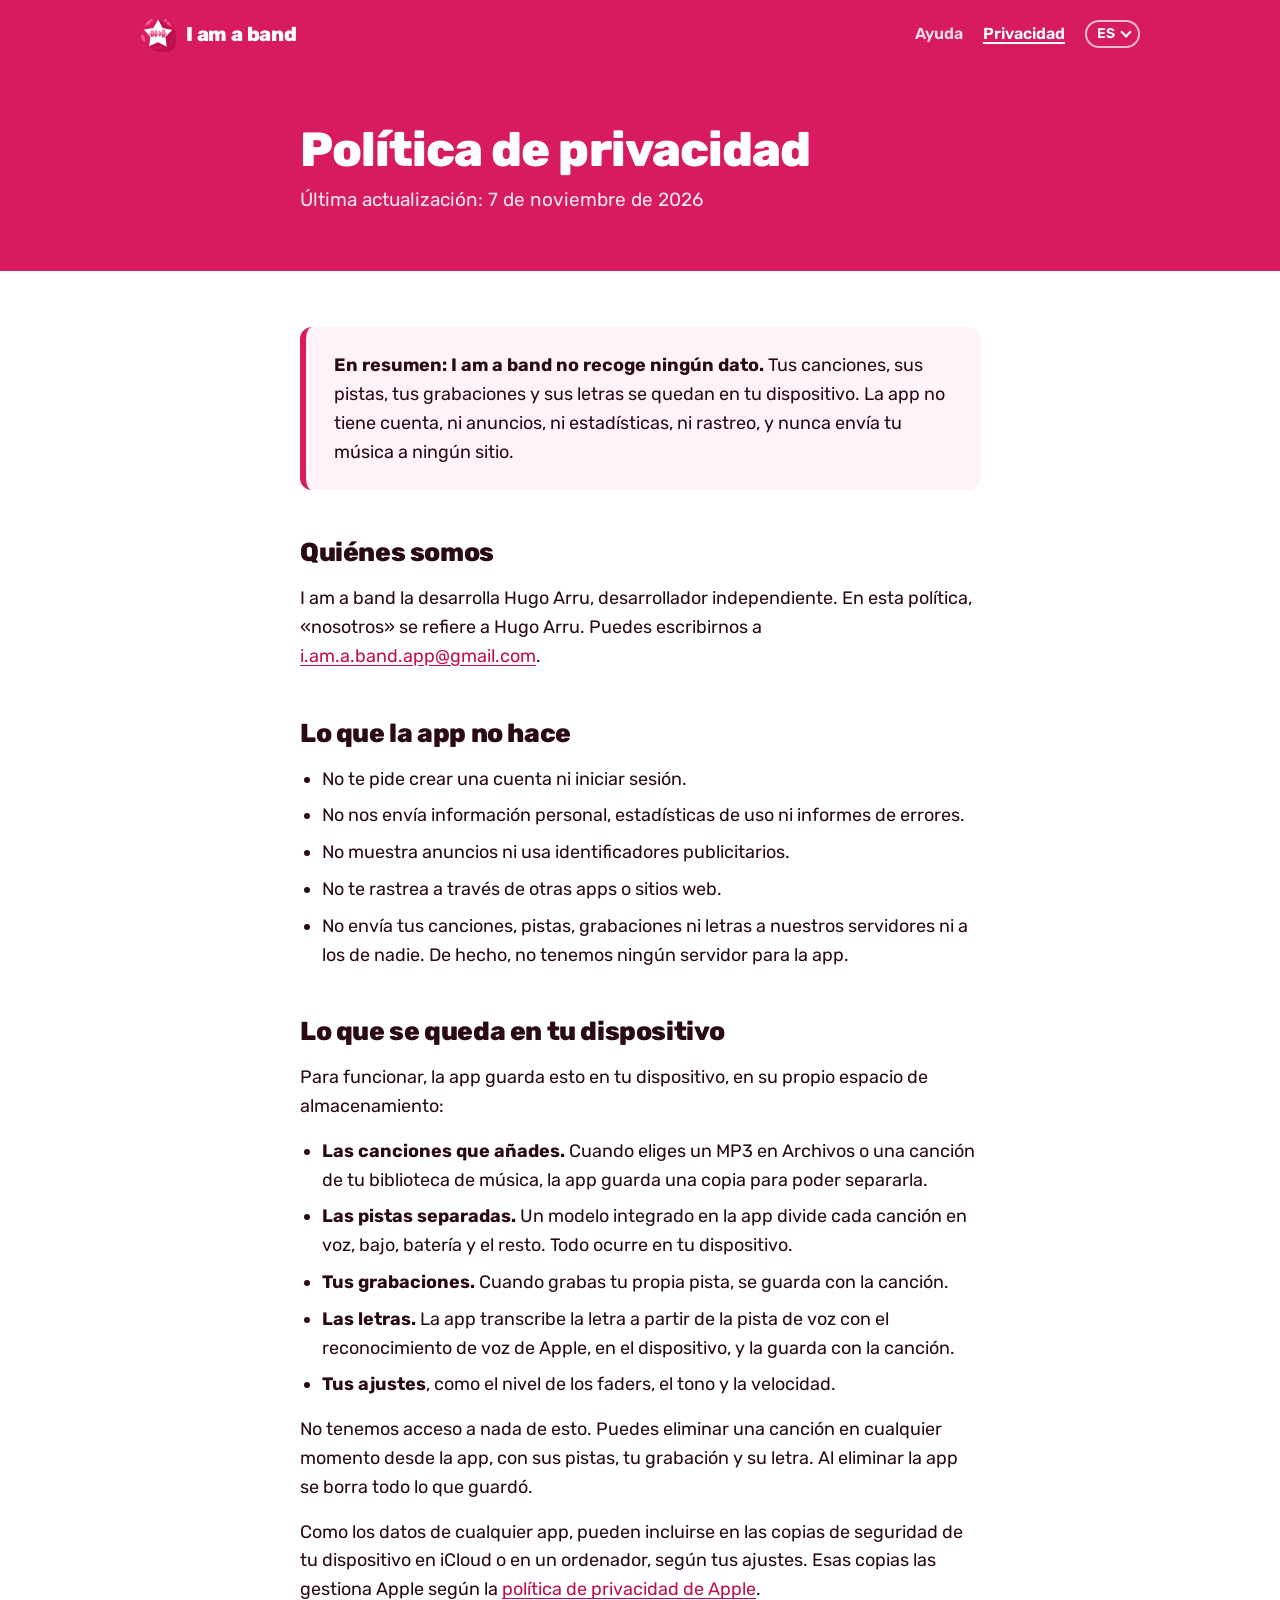
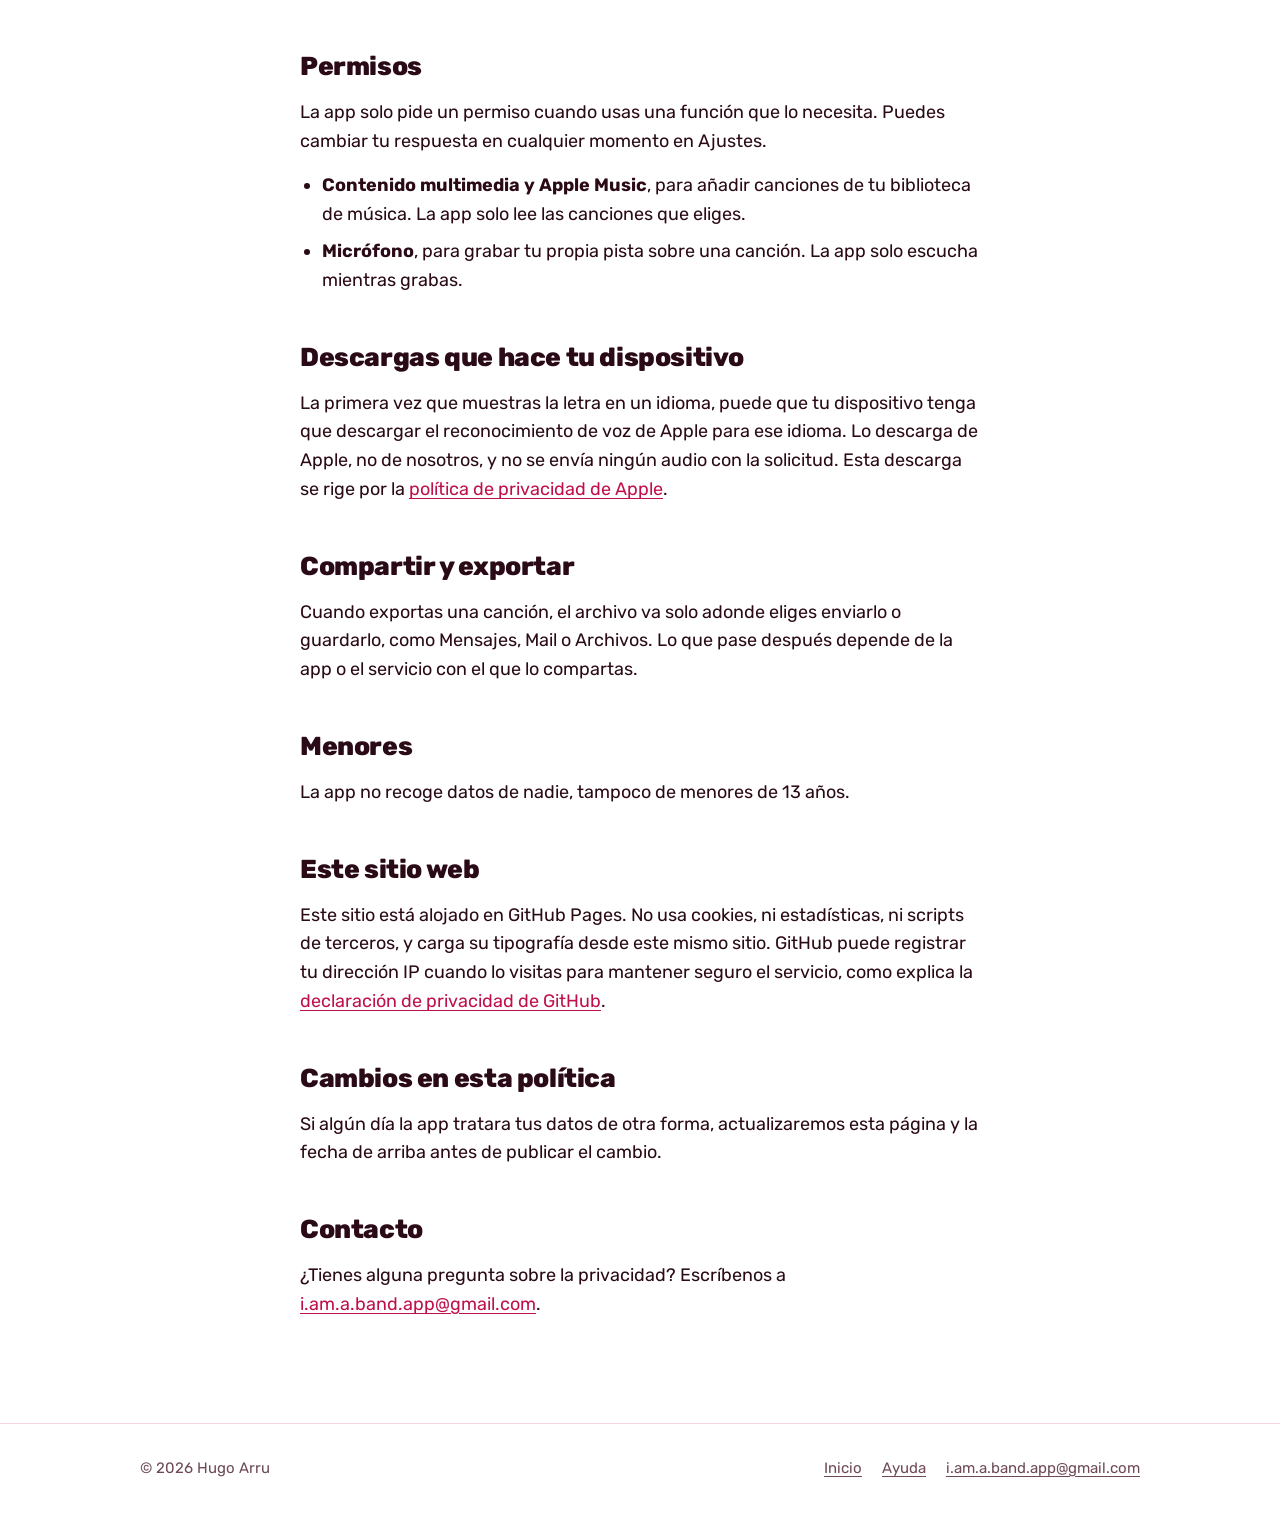
<file: es/privacidad/index.html>
<!doctype html>
<html lang="es">
<head>
  <meta charset="utf-8">
  <meta name="viewport" content="width=device-width, initial-scale=1">
  <title>Política de privacidad — I am a band</title>
  <meta name="description" content="I am a band no recoge ningún dato. Tus canciones, pistas y grabaciones se quedan en tu dispositivo.">
  <meta name="theme-color" content="#d81b60">
  <link rel="alternate" hreflang="en" href="https://hugoarru.github.io/iamaband/privacy/">
  <link rel="alternate" hreflang="fr" href="https://hugoarru.github.io/iamaband/fr/confidentialite/">
  <link rel="alternate" hreflang="es" href="https://hugoarru.github.io/iamaband/es/privacidad/">
  <link rel="alternate" hreflang="x-default" href="https://hugoarru.github.io/iamaband/privacy/">
  <link rel="icon" type="image/png" href="../../assets/favicon.png">
  <link rel="apple-touch-icon" href="../../assets/apple-touch-icon.png">
  <link rel="preload" href="../../assets/fonts/Rubik.woff2" as="font" type="font/woff2" crossorigin>
  <link rel="stylesheet" href="../../assets/style.css">
</head>
<body>
  <a class="skip" href="#main">Ir al contenido</a>

  <header class="bar">
    <div class="wrap">
      <a class="brand" href="../"><img src="../../assets/icon.png" alt="" width="36" height="36"><span>I am a band</span></a>
      <nav aria-label="Principal">
        <a href="../soporte/">Ayuda</a>
        <a href="./" aria-current="page">Privacidad</a>
        <details class="langs">
          <summary aria-label="Idioma: Español">ES</summary>
          <ul>
            <li><a href="../../privacy/" hreflang="en" lang="en">English</a></li>
            <li><a href="../../fr/confidentialite/" hreflang="fr" lang="fr">Français</a></li>
            <li><a href="../../es/privacidad/" hreflang="es" lang="es" aria-current="true">Español</a></li>
          </ul>
        </details>
      </nav>
    </div>
  </header>

  <main id="main">
    <div class="page-head">
      <div class="wrap">
        <h1>Política de privacidad</h1>
        <p>Última actualización: 7&nbsp;de&nbsp;noviembre de 2026</p>
      </div>
    </div>

    <div class="wrap prose">
      <div class="summary">
        <p><strong>En resumen: I am a band no recoge ningún dato.</strong> Tus canciones, sus pistas, tus grabaciones y sus letras se quedan en tu dispositivo. La app no tiene cuenta, ni anuncios, ni estadísticas, ni rastreo, y nunca envía tu música a ningún sitio.</p>
      </div>

      <h2>Quiénes somos</h2>
      <p>I am a band la desarrolla Hugo Arru, desarrollador independiente. En esta política, «nosotros» se refiere a Hugo Arru. Puedes escribirnos a <a href="mailto:i.am.a.band.app@gmail.com">i.am.a.band.app@gmail.com</a>.</p>

      <h2>Lo que la app no hace</h2>
      <ul>
        <li>No te pide crear una cuenta ni iniciar sesión.</li>
        <li>No nos envía información personal, estadísticas de uso ni informes de errores.</li>
        <li>No muestra anuncios ni usa identificadores publicitarios.</li>
        <li>No te rastrea a través de otras apps o sitios web.</li>
        <li>No envía tus canciones, pistas, grabaciones ni letras a nuestros servidores ni a los de nadie. De hecho, no tenemos ningún servidor para la app.</li>
      </ul>

      <h2>Lo que se queda en tu dispositivo</h2>
      <p>Para funcionar, la app guarda esto en tu dispositivo, en su propio espacio de almacenamiento:</p>
      <ul>
        <li><strong>Las canciones que añades.</strong> Cuando eliges un MP3 en Archivos o una canción de tu biblioteca de música, la app guarda una copia para poder separarla.</li>
        <li><strong>Las pistas separadas.</strong> Un modelo integrado en la app divide cada canción en voz, bajo, batería y el resto. Todo ocurre en tu dispositivo.</li>
        <li><strong>Tus grabaciones.</strong> Cuando grabas tu propia pista, se guarda con la canción.</li>
        <li><strong>Las letras.</strong> La app transcribe la letra a partir de la pista de voz con el reconocimiento de voz de Apple, en el dispositivo, y la guarda con la canción.</li>
        <li><strong>Tus ajustes</strong>, como el nivel de los faders, el tono y la velocidad.</li>
      </ul>
      <p>No tenemos acceso a nada de esto. Puedes eliminar una canción en cualquier momento desde la app, con sus pistas, tu grabación y su letra. Al eliminar la app se borra todo lo que guardó.</p>
      <p>Como los datos de cualquier app, pueden incluirse en las copias de seguridad de tu dispositivo en iCloud o en un ordenador, según tus ajustes. Esas copias las gestiona Apple según la <a href="https://www.apple.com/es/legal/privacy/">política de privacidad de Apple</a>.</p>

      <h2>Permisos</h2>
      <p>La app solo pide un permiso cuando usas una función que lo necesita. Puedes cambiar tu respuesta en cualquier momento en Ajustes.</p>
      <ul>
        <li><strong>Contenido multimedia y Apple Music</strong>, para añadir canciones de tu biblioteca de música. La app solo lee las canciones que eliges.</li>
        <li><strong>Micrófono</strong>, para grabar tu propia pista sobre una canción. La app solo escucha mientras grabas.</li>
      </ul>

      <h2>Descargas que hace tu dispositivo</h2>
      <p>La primera vez que muestras la letra en un idioma, puede que tu dispositivo tenga que descargar el reconocimiento de voz de Apple para ese idioma. Lo descarga de Apple, no de nosotros, y no se envía ningún audio con la solicitud. Esta descarga se rige por la <a href="https://www.apple.com/es/legal/privacy/">política de privacidad de Apple</a>.</p>

      <h2>Compartir y exportar</h2>
      <p>Cuando exportas una canción, el archivo va solo adonde eliges enviarlo o guardarlo, como Mensajes, Mail o Archivos. Lo que pase después depende de la app o el servicio con el que lo compartas.</p>

      <h2>Menores</h2>
      <p>La app no recoge datos de nadie, tampoco de menores de 13 años.</p>

      <h2>Este sitio web</h2>
      <p>Este sitio está alojado en GitHub Pages. No usa cookies, ni estadísticas, ni scripts de terceros, y carga su tipografía desde este mismo sitio. GitHub puede registrar tu dirección IP cuando lo visitas para mantener seguro el servicio, como explica la <a href="https://docs.github.com/es/site-policy/privacy-policies/github-general-privacy-statement">declaración de privacidad de GitHub</a>.</p>

      <h2>Cambios en esta política</h2>
      <p>Si algún día la app tratara tus datos de otra forma, actualizaremos esta página y la fecha de arriba antes de publicar el cambio.</p>

      <h2>Contacto</h2>
      <p>¿Tienes alguna pregunta sobre la privacidad? Escríbenos a <a href="mailto:i.am.a.band.app@gmail.com">i.am.a.band.app@gmail.com</a>.</p>
    </div>
  </main>

  <footer>
    <div class="wrap">
      <span>© 2026 Hugo Arru</span>
      <nav aria-label="Pie de página">
        <a href="../">Inicio</a>
        <a href="../soporte/">Ayuda</a>
        <a href="mailto:i.am.a.band.app@gmail.com">i.am.a.band.app@gmail.com</a>
      </nav>
    </div>
  </footer>
</body>
</html>
</file>
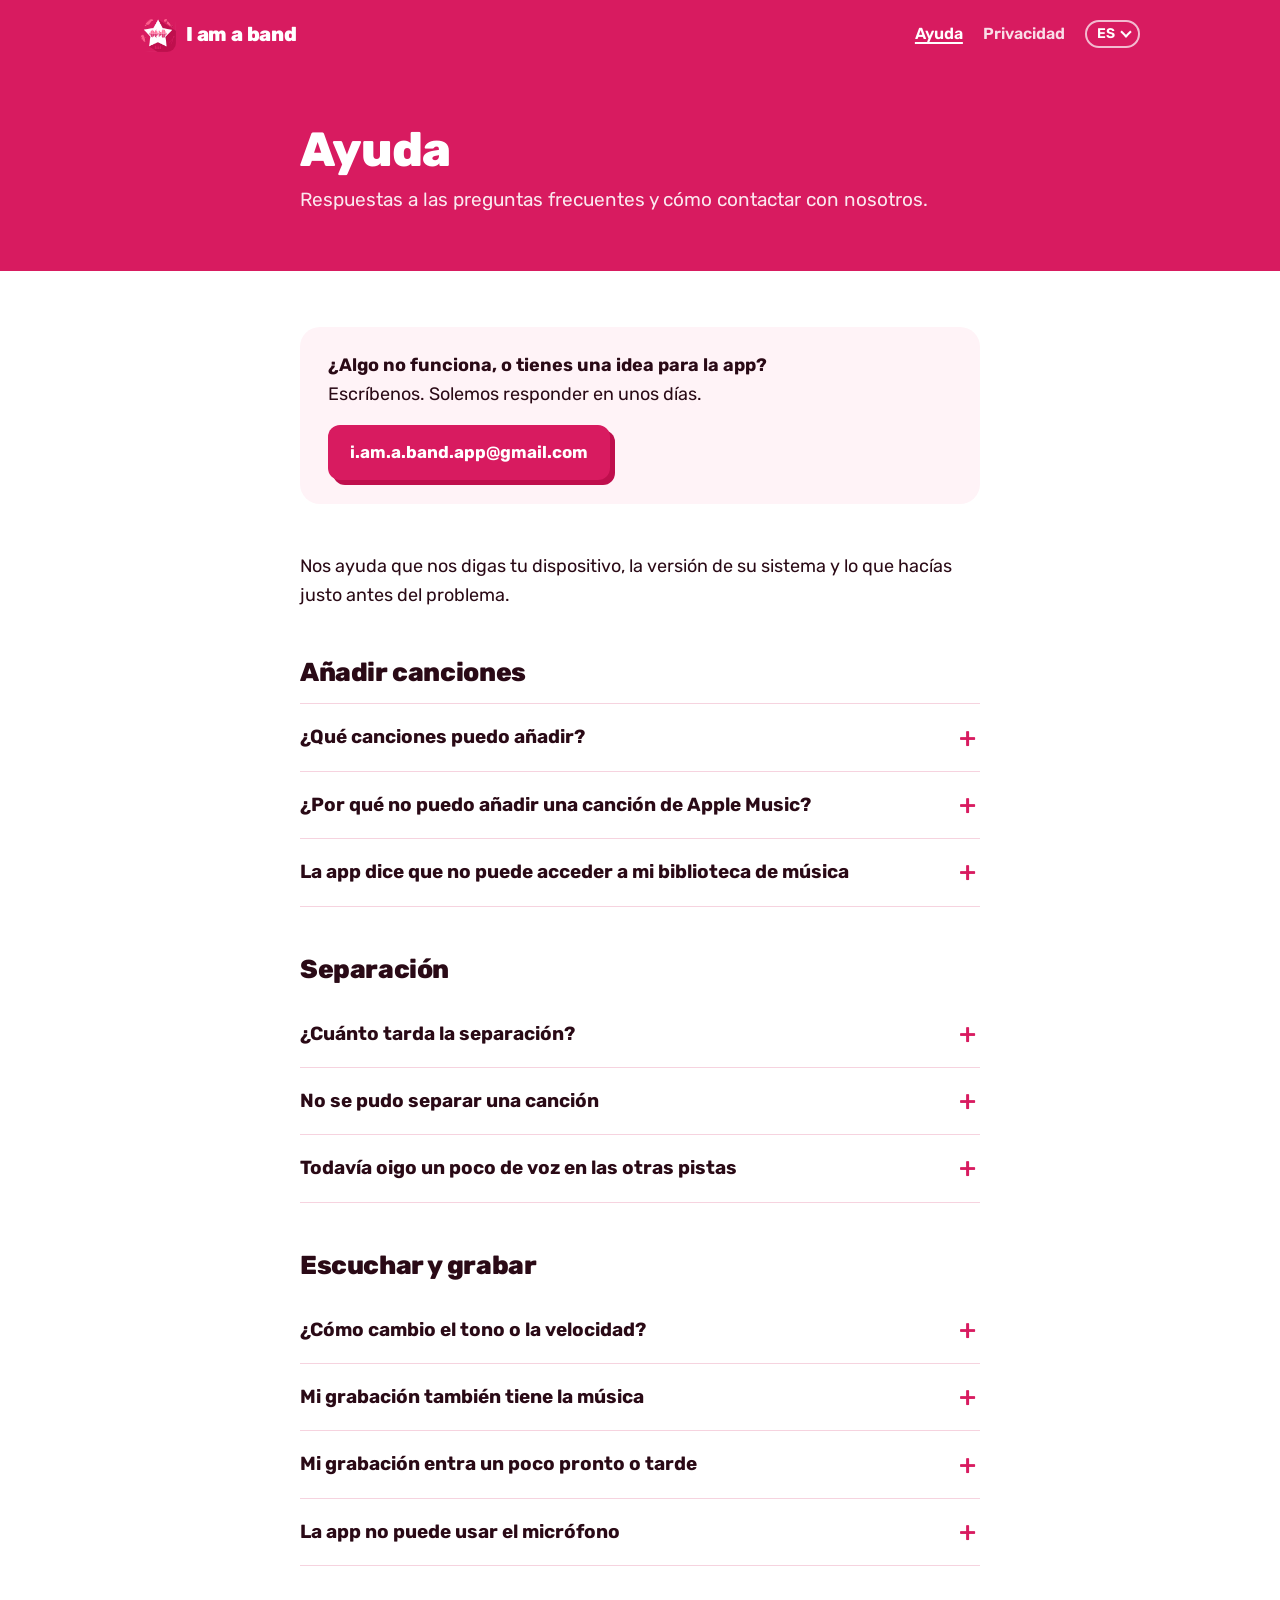
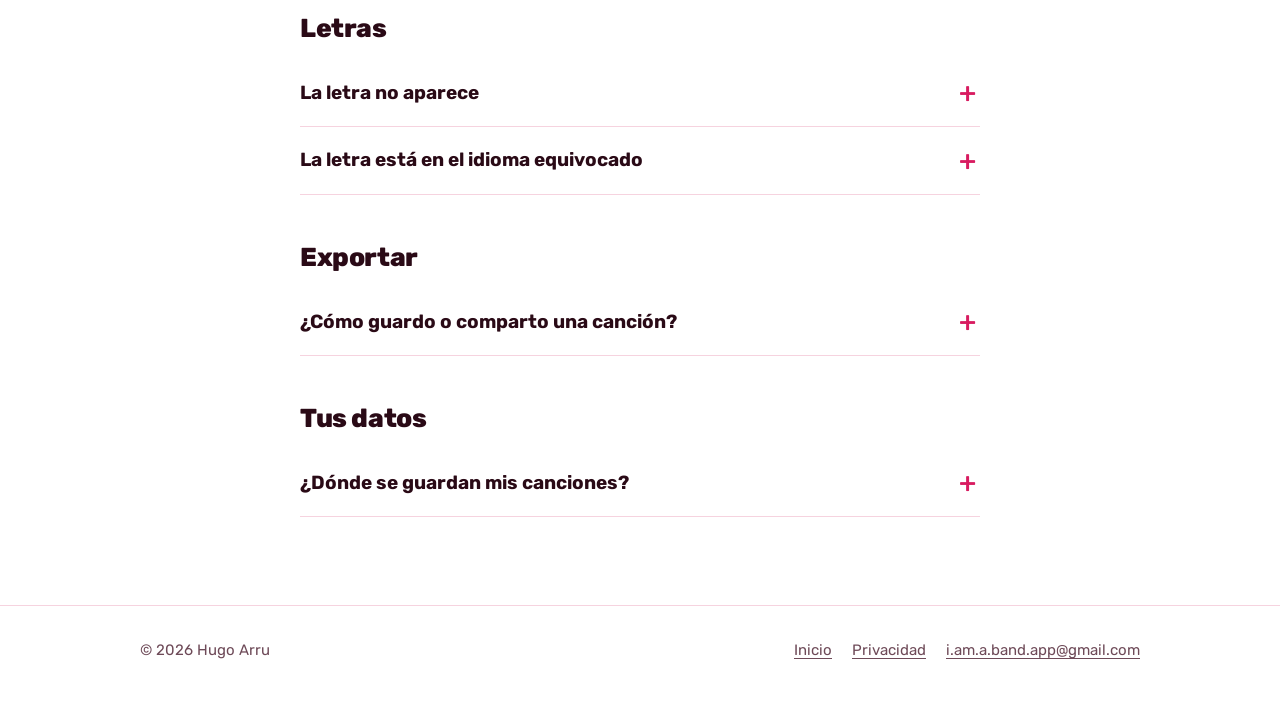
<file: es/soporte/index.html>
<!doctype html>
<html lang="es">
<head>
  <meta charset="utf-8">
  <meta name="viewport" content="width=device-width, initial-scale=1">
  <title>Ayuda — I am a band</title>
  <meta name="description" content="Ayuda con I am a band: añadir canciones, separar, grabar, letras y exportar. Contacto: i.am.a.band.app@gmail.com.">
  <meta name="theme-color" content="#d81b60">
  <link rel="alternate" hreflang="en" href="https://hugoarru.github.io/iamaband/support/">
  <link rel="alternate" hreflang="fr" href="https://hugoarru.github.io/iamaband/fr/support/">
  <link rel="alternate" hreflang="es" href="https://hugoarru.github.io/iamaband/es/soporte/">
  <link rel="alternate" hreflang="x-default" href="https://hugoarru.github.io/iamaband/support/">
  <link rel="icon" type="image/png" href="../../assets/favicon.png">
  <link rel="apple-touch-icon" href="../../assets/apple-touch-icon.png">
  <link rel="preload" href="../../assets/fonts/Rubik.woff2" as="font" type="font/woff2" crossorigin>
  <link rel="stylesheet" href="../../assets/style.css">
</head>
<body>
  <a class="skip" href="#main">Ir al contenido</a>

  <header class="bar">
    <div class="wrap">
      <a class="brand" href="../"><img src="../../assets/icon.png" alt="" width="36" height="36"><span>I am a band</span></a>
      <nav aria-label="Principal">
        <a href="./" aria-current="page">Ayuda</a>
        <a href="../privacidad/">Privacidad</a>
        <details class="langs">
          <summary aria-label="Idioma: Español">ES</summary>
          <ul>
            <li><a href="../../support/" hreflang="en" lang="en">English</a></li>
            <li><a href="../../fr/support/" hreflang="fr" lang="fr">Français</a></li>
            <li><a href="../../es/soporte/" hreflang="es" lang="es" aria-current="true">Español</a></li>
          </ul>
        </details>
      </nav>
    </div>
  </header>

  <main id="main">
    <div class="page-head">
      <div class="wrap">
        <h1>Ayuda</h1>
        <p>Respuestas a las preguntas frecuentes y cómo contactar con nosotros.</p>
      </div>
    </div>

    <div class="wrap prose">
      <div class="contact">
        <p><strong>¿Algo no funciona, o tienes una idea para la app?</strong><br>Escríbenos. Solemos responder en unos días.</p>
        <a class="store" href="mailto:i.am.a.band.app@gmail.com?subject=I%20am%20a%20band%20%E2%80%93%20ayuda">i.am.a.band.app@gmail.com</a>
      </div>
      <p>Nos ayuda que nos digas tu dispositivo, la versión de su sistema y lo que hacías justo antes del problema.</p>

      <h2>Añadir canciones</h2>
      <details>
        <summary>¿Qué canciones puedo añadir?</summary>
        <div>
          <p>Dos tipos: archivos MP3 de la app Archivos (o del Finder en el Mac), y canciones guardadas en tu dispositivo en tu biblioteca de música, como las que compraste o sincronizaste desde un ordenador.</p>
          <p>Cada canción puede ocupar hasta 50&nbsp;MB.</p>
        </div>
      </details>
      <details>
        <summary>¿Por qué no puedo añadir una canción de Apple Music?</summary>
        <div>
          <p>Las canciones que escuchas o descargas desde Apple Music están protegidas contra copia, así que ninguna app puede leer su audio para separarlo. Solo se pueden añadir canciones que sean tuyas y estén guardadas en tu dispositivo.</p>
        </div>
      </details>
      <details>
        <summary>La app dice que no puede acceder a mi biblioteca de música</summary>
        <div>
          <p>Puede que rechazaras el permiso la primera vez. Abre Ajustes › Apps › I am a band y activa Contenido multimedia y Apple Music. En el Mac, abre Ajustes del Sistema › Privacidad y seguridad › Contenido multimedia y Apple Music.</p>
        </div>
      </details>

      <h2>Separación</h2>
      <details>
        <summary>¿Cuánto tarda la separación?</summary>
        <div>
          <p>Normalmente unos minutos por canción, según su duración y tu dispositivo. Todo ocurre en tu dispositivo, así que funciona sin conexión a internet.</p>
          <p>Puedes salir de la app mientras trabaja. Si añades varias canciones, esperan su turno y se separan una tras otra.</p>
        </div>
      </details>
      <details>
        <summary>No se pudo separar una canción</summary>
        <div>
          <p>Toca Reintentar en la canción. Si vuelve a fallar, puede que el archivo esté dañado o en un formato que la app no puede leer. Prueba con otra copia de la canción y escríbenos si sigue pasando.</p>
        </div>
      </details>
      <details>
        <summary>Todavía oigo un poco de voz en las otras pistas</summary>
        <div>
          <p>La separación es muy buena, pero no perfecta, sobre todo en mezclas muy cargadas, grabaciones en directo y efectos fuertes. Un poco de un instrumento puede colarse en otra pista. Es normal.</p>
        </div>
      </details>

      <h2>Escuchar y grabar</h2>
      <details>
        <summary>¿Cómo cambio el tono o la velocidad?</summary>
        <div>
          <p>Usa los controles Tono y Velocidad del reproductor. Tono sube o baja la canción por semitonos sin cambiar su velocidad. Velocidad la ralentiza o la acelera sin cambiar su tono.</p>
        </div>
      </details>
      <details>
        <summary>Mi grabación también tiene la música</summary>
        <div>
          <p>Ponte auriculares antes de grabar. Sin ellos, el micro también capta la música que sale del altavoz.</p>
        </div>
      </details>
      <details>
        <summary>Mi grabación entra un poco pronto o tarde</summary>
        <div>
          <p>Cada micrófono y cada auricular añaden un pequeño retraso. Después de grabar, usa Ajuste para adelantar o atrasar tu toma hasta que encaje con la banda.</p>
        </div>
      </details>
      <details>
        <summary>La app no puede usar el micrófono</summary>
        <div>
          <p>Abre Ajustes › Apps › I am a band y activa Micrófono. En el Mac, abre Ajustes del Sistema › Privacidad y seguridad › Micrófono y activa I am a band.</p>
        </div>
      </details>

      <h2>Letras</h2>
      <details>
        <summary>La letra no aparece</summary>
        <div>
          <p>La primera vez que usas un idioma, tu dispositivo descarga el reconocimiento de voz de Apple para ese idioma, así que conéctate a internet una vez. Después, la letra funciona sin conexión.</p>
          <p>La letra necesita un dispositivo compatible con el reconocimiento de voz en el dispositivo de Apple, y un idioma que este admita. Si la canción no tiene una voz clara, puede que no haya letra que mostrar.</p>
        </div>
      </details>
      <details>
        <summary>La letra está en el idioma equivocado</summary>
        <div>
          <p>Elige el correcto en Idioma de la letra, en el reproductor, y la app la vuelve a transcribir.</p>
        </div>
      </details>

      <h2>Exportar</h2>
      <details>
        <summary>¿Cómo guardo o comparto una canción?</summary>
        <div>
          <p>Abre la canción y elige Exportar. Escoge «La mezcla» para un solo archivo que suena tal como lo oyes, o «Las pistas» para un archivo por pista, con el tono y la velocidad que elegiste. Luego elige M4A para archivos más ligeros o WAV para la máxima calidad, y comparte o guarda el resultado.</p>
        </div>
      </details>

      <h2>Tus datos</h2>
      <details>
        <summary>¿Dónde se guardan mis canciones?</summary>
        <div>
          <p>Solo en tu dispositivo, dentro de la app. No se sube nada. Al eliminar una canción se eliminan sus pistas, tu grabación y su letra. Tienes los detalles en la <a href="../privacidad/">política de privacidad</a>.</p>
        </div>
      </details>
    </div>
  </main>

  <footer>
    <div class="wrap">
      <span>© 2026 Hugo Arru</span>
      <nav aria-label="Pie de página">
        <a href="../">Inicio</a>
        <a href="../privacidad/">Privacidad</a>
        <a href="mailto:i.am.a.band.app@gmail.com">i.am.a.band.app@gmail.com</a>
      </nav>
    </div>
  </footer>
</body>
</html>
</file>
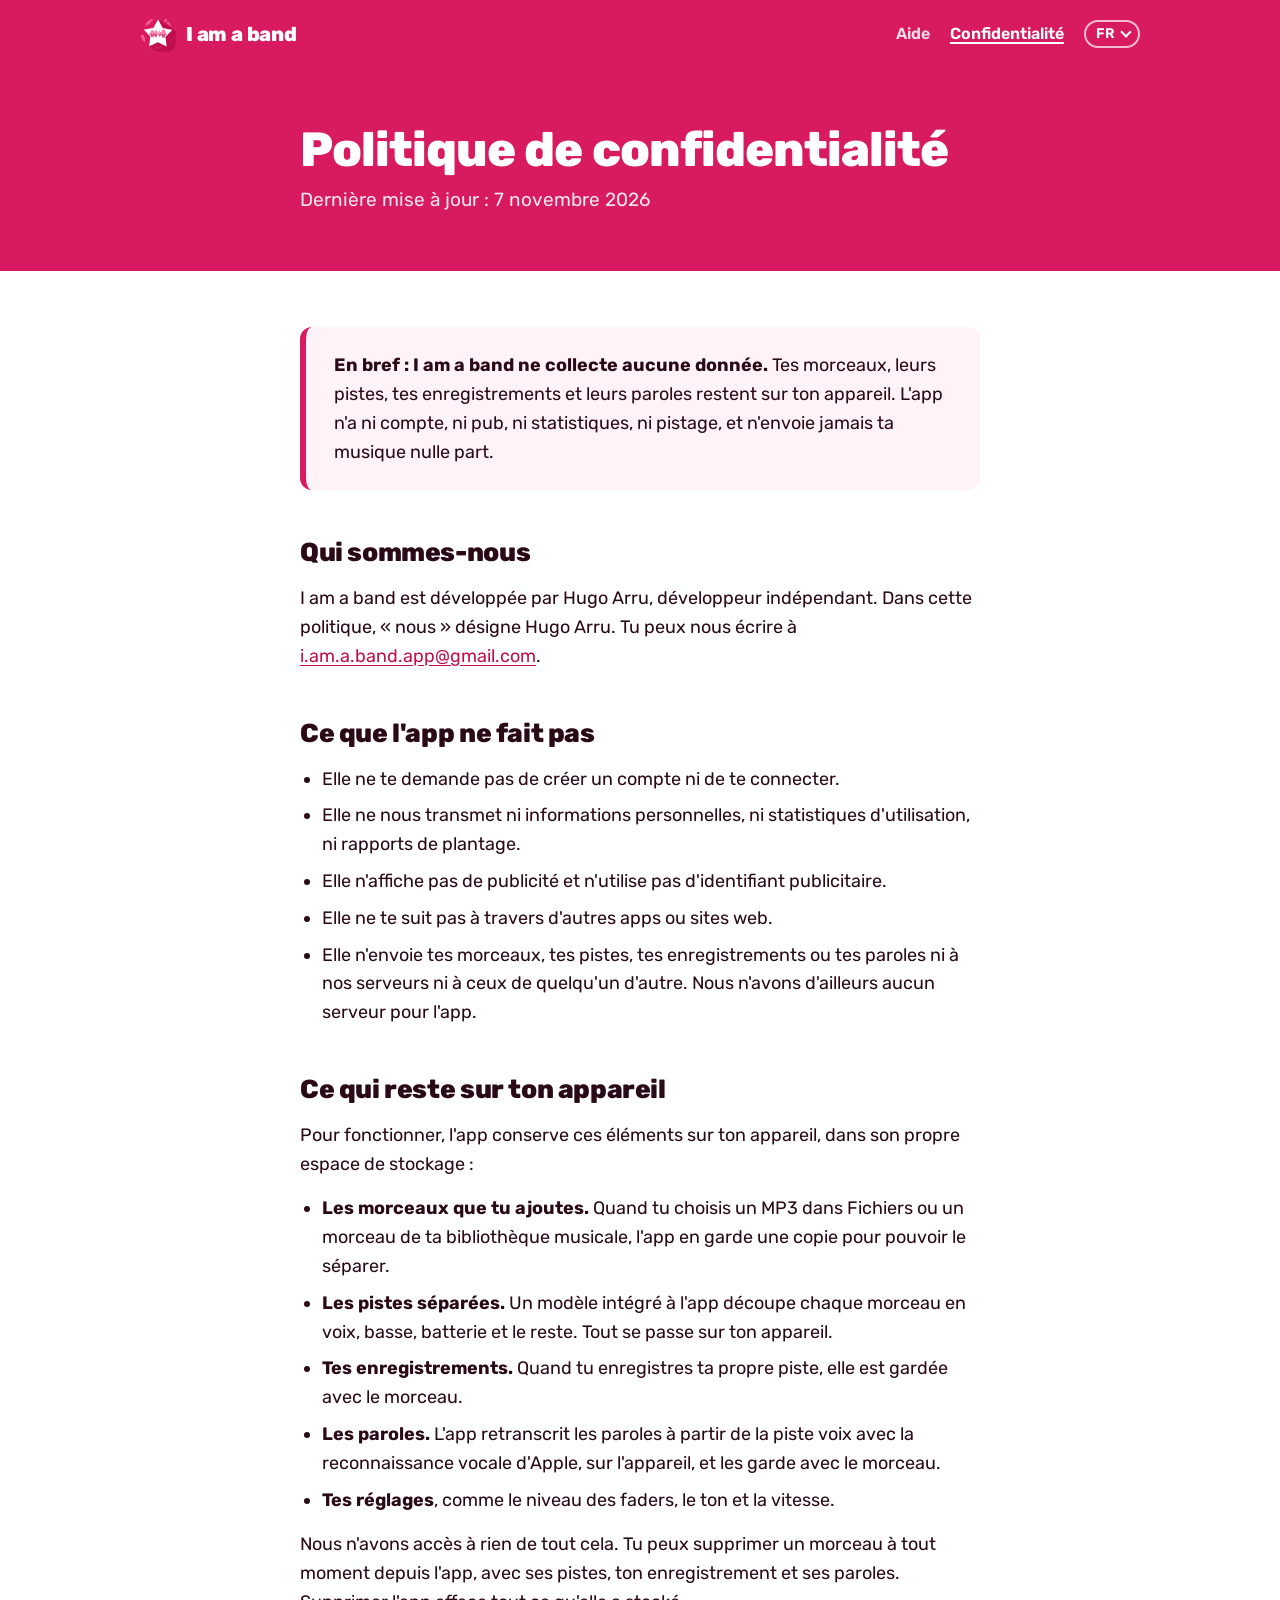
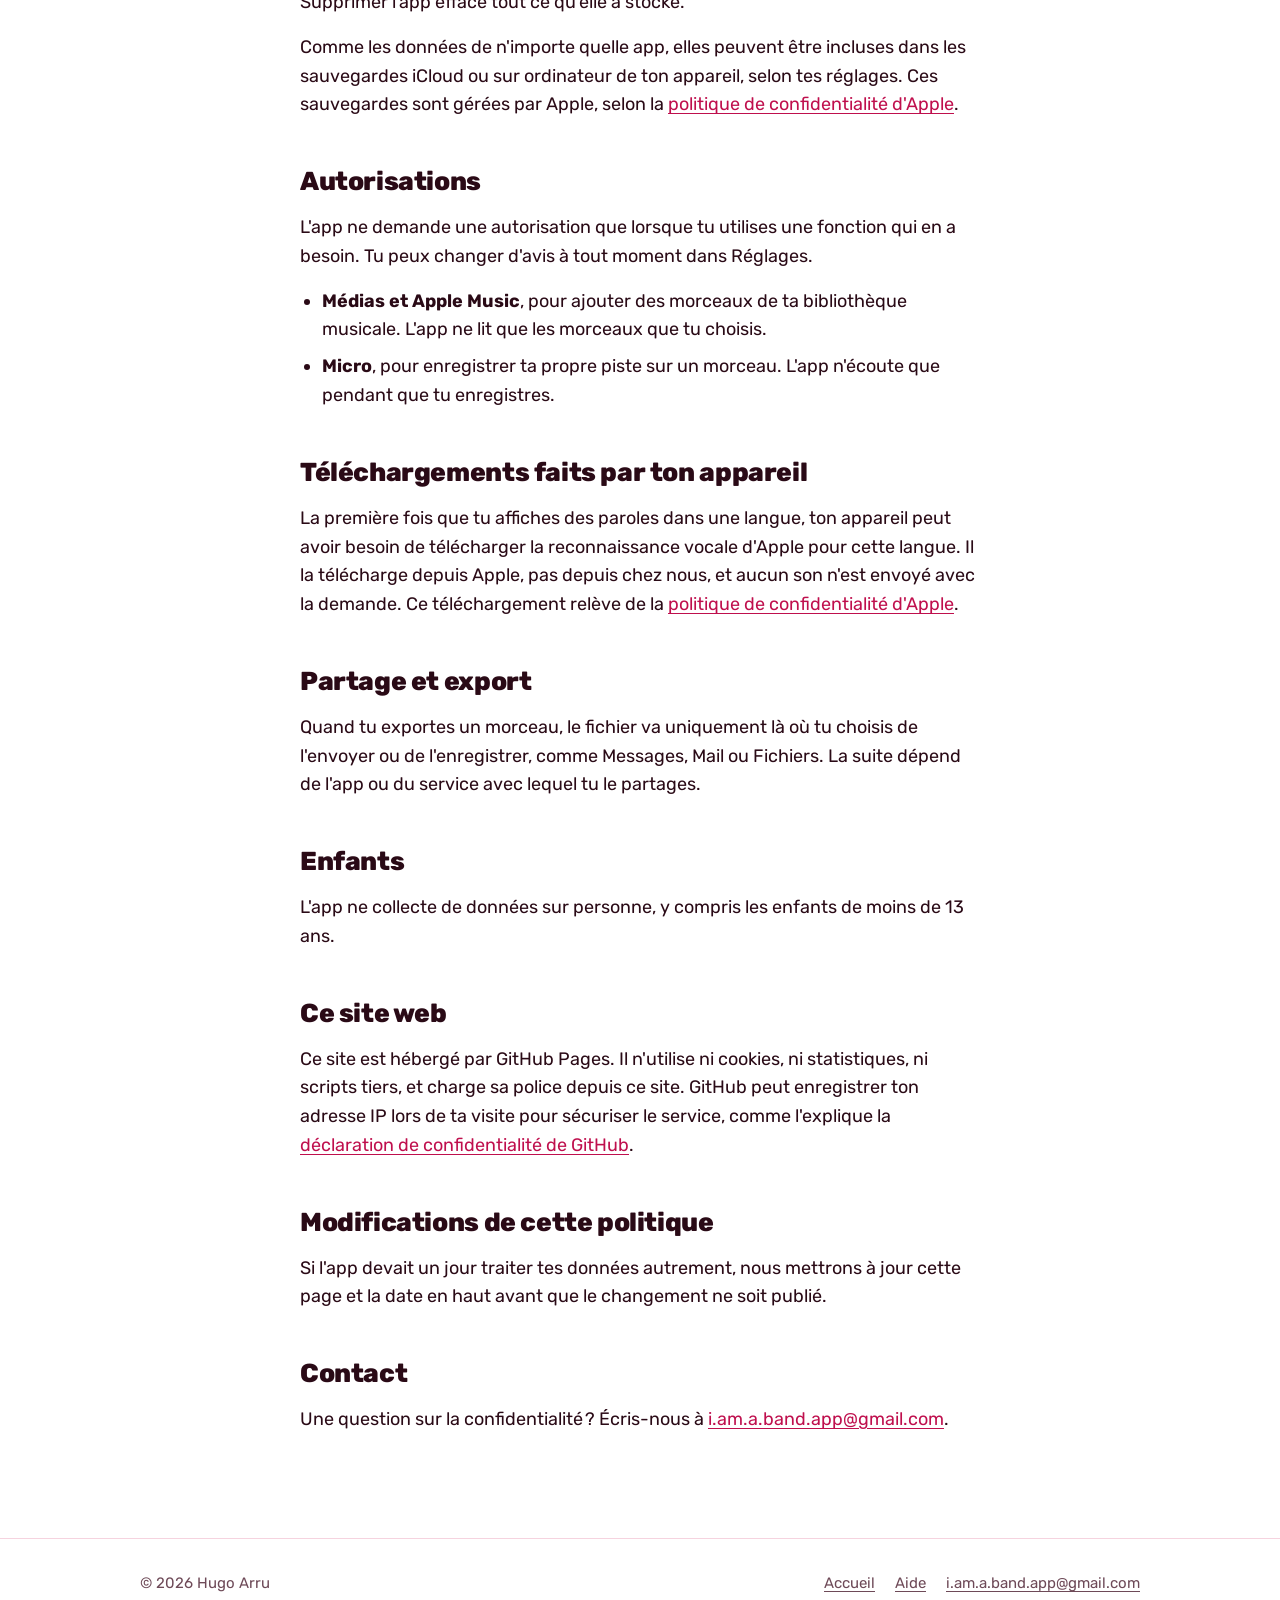
<file: fr/confidentialite/index.html>
<!doctype html>
<html lang="fr">
<head>
  <meta charset="utf-8">
  <meta name="viewport" content="width=device-width, initial-scale=1">
  <title>Politique de confidentialité — I am a band</title>
  <meta name="description" content="I am a band ne collecte aucune donnée. Tes morceaux, tes pistes et tes enregistrements restent sur ton appareil.">
  <meta name="theme-color" content="#d81b60">
  <link rel="alternate" hreflang="en" href="https://hugoarru.github.io/iamaband/privacy/">
  <link rel="alternate" hreflang="fr" href="https://hugoarru.github.io/iamaband/fr/confidentialite/">
  <link rel="alternate" hreflang="es" href="https://hugoarru.github.io/iamaband/es/privacidad/">
  <link rel="alternate" hreflang="x-default" href="https://hugoarru.github.io/iamaband/privacy/">
  <link rel="icon" type="image/png" href="../../assets/favicon.png">
  <link rel="apple-touch-icon" href="../../assets/apple-touch-icon.png">
  <link rel="preload" href="../../assets/fonts/Rubik.woff2" as="font" type="font/woff2" crossorigin>
  <link rel="stylesheet" href="../../assets/style.css">
</head>
<body>
  <a class="skip" href="#main">Aller au contenu</a>

  <header class="bar">
    <div class="wrap">
      <a class="brand" href="../"><img src="../../assets/icon.png" alt="" width="36" height="36"><span>I am a band</span></a>
      <nav aria-label="Principal">
        <a href="../support/">Aide</a>
        <a href="./" aria-current="page">Confidentialité</a>
        <details class="langs">
          <summary aria-label="Langue: Français">FR</summary>
          <ul>
            <li><a href="../../privacy/" hreflang="en" lang="en">English</a></li>
            <li><a href="../../fr/confidentialite/" hreflang="fr" lang="fr" aria-current="true">Français</a></li>
            <li><a href="../../es/privacidad/" hreflang="es" lang="es">Español</a></li>
          </ul>
        </details>
      </nav>
    </div>
  </header>

  <main id="main">
    <div class="page-head">
      <div class="wrap">
        <h1>Politique de confidentialité</h1>
        <p>Dernière mise à jour&nbsp;: 7&nbsp;novembre 2026</p>
      </div>
    </div>

    <div class="wrap prose">
      <div class="summary">
        <p><strong>En bref&nbsp;: I am a band ne collecte aucune donnée.</strong> Tes morceaux, leurs pistes, tes enregistrements et leurs paroles restent sur ton appareil. L'app n'a ni compte, ni pub, ni statistiques, ni pistage, et n'envoie jamais ta musique nulle part.</p>
      </div>

      <h2>Qui sommes-nous</h2>
      <p>I am a band est développée par Hugo Arru, développeur indépendant. Dans cette politique, «&nbsp;nous&nbsp;» désigne Hugo Arru. Tu peux nous écrire à <a href="mailto:i.am.a.band.app@gmail.com">i.am.a.band.app@gmail.com</a>.</p>

      <h2>Ce que l'app ne fait pas</h2>
      <ul>
        <li>Elle ne te demande pas de créer un compte ni de te connecter.</li>
        <li>Elle ne nous transmet ni informations personnelles, ni statistiques d'utilisation, ni rapports de plantage.</li>
        <li>Elle n'affiche pas de publicité et n'utilise pas d'identifiant publicitaire.</li>
        <li>Elle ne te suit pas à travers d'autres apps ou sites web.</li>
        <li>Elle n'envoie tes morceaux, tes pistes, tes enregistrements ou tes paroles ni à nos serveurs ni à ceux de quelqu'un d'autre. Nous n'avons d'ailleurs aucun serveur pour l'app.</li>
      </ul>

      <h2>Ce qui reste sur ton appareil</h2>
      <p>Pour fonctionner, l'app conserve ces éléments sur ton appareil, dans son propre espace de stockage&nbsp;:</p>
      <ul>
        <li><strong>Les morceaux que tu ajoutes.</strong> Quand tu choisis un MP3 dans Fichiers ou un morceau de ta bibliothèque musicale, l'app en garde une copie pour pouvoir le séparer.</li>
        <li><strong>Les pistes séparées.</strong> Un modèle intégré à l'app découpe chaque morceau en voix, basse, batterie et le reste. Tout se passe sur ton appareil.</li>
        <li><strong>Tes enregistrements.</strong> Quand tu enregistres ta propre piste, elle est gardée avec le morceau.</li>
        <li><strong>Les paroles.</strong> L'app retranscrit les paroles à partir de la piste voix avec la reconnaissance vocale d'Apple, sur l'appareil, et les garde avec le morceau.</li>
        <li><strong>Tes réglages</strong>, comme le niveau des faders, le ton et la vitesse.</li>
      </ul>
      <p>Nous n'avons accès à rien de tout cela. Tu peux supprimer un morceau à tout moment depuis l'app, avec ses pistes, ton enregistrement et ses paroles. Supprimer l'app efface tout ce qu'elle a stocké.</p>
      <p>Comme les données de n'importe quelle app, elles peuvent être incluses dans les sauvegardes iCloud ou sur ordinateur de ton appareil, selon tes réglages. Ces sauvegardes sont gérées par Apple, selon la <a href="https://www.apple.com/fr/legal/privacy/">politique de confidentialité d'Apple</a>.</p>

      <h2>Autorisations</h2>
      <p>L'app ne demande une autorisation que lorsque tu utilises une fonction qui en a besoin. Tu peux changer d'avis à tout moment dans Réglages.</p>
      <ul>
        <li><strong>Médias et Apple Music</strong>, pour ajouter des morceaux de ta bibliothèque musicale. L'app ne lit que les morceaux que tu choisis.</li>
        <li><strong>Micro</strong>, pour enregistrer ta propre piste sur un morceau. L'app n'écoute que pendant que tu enregistres.</li>
      </ul>

      <h2>Téléchargements faits par ton appareil</h2>
      <p>La première fois que tu affiches des paroles dans une langue, ton appareil peut avoir besoin de télécharger la reconnaissance vocale d'Apple pour cette langue. Il la télécharge depuis Apple, pas depuis chez nous, et aucun son n'est envoyé avec la demande. Ce téléchargement relève de la <a href="https://www.apple.com/fr/legal/privacy/">politique de confidentialité d'Apple</a>.</p>

      <h2>Partage et export</h2>
      <p>Quand tu exportes un morceau, le fichier va uniquement là où tu choisis de l'envoyer ou de l'enregistrer, comme Messages, Mail ou Fichiers. La suite dépend de l'app ou du service avec lequel tu le partages.</p>

      <h2>Enfants</h2>
      <p>L'app ne collecte de données sur personne, y compris les enfants de moins de 13 ans.</p>

      <h2>Ce site web</h2>
      <p>Ce site est hébergé par GitHub Pages. Il n'utilise ni cookies, ni statistiques, ni scripts tiers, et charge sa police depuis ce site. GitHub peut enregistrer ton adresse IP lors de ta visite pour sécuriser le service, comme l'explique la <a href="https://docs.github.com/fr/site-policy/privacy-policies/github-general-privacy-statement">déclaration de confidentialité de GitHub</a>.</p>

      <h2>Modifications de cette politique</h2>
      <p>Si l'app devait un jour traiter tes données autrement, nous mettrons à jour cette page et la date en haut avant que le changement ne soit publié.</p>

      <h2>Contact</h2>
      <p>Une question sur la confidentialité&#8239;? Écris-nous à <a href="mailto:i.am.a.band.app@gmail.com">i.am.a.band.app@gmail.com</a>.</p>
    </div>
  </main>

  <footer>
    <div class="wrap">
      <span>© 2026 Hugo Arru</span>
      <nav aria-label="Pied de page">
        <a href="../">Accueil</a>
        <a href="../support/">Aide</a>
        <a href="mailto:i.am.a.band.app@gmail.com">i.am.a.band.app@gmail.com</a>
      </nav>
    </div>
  </footer>
</body>
</html>
</file>
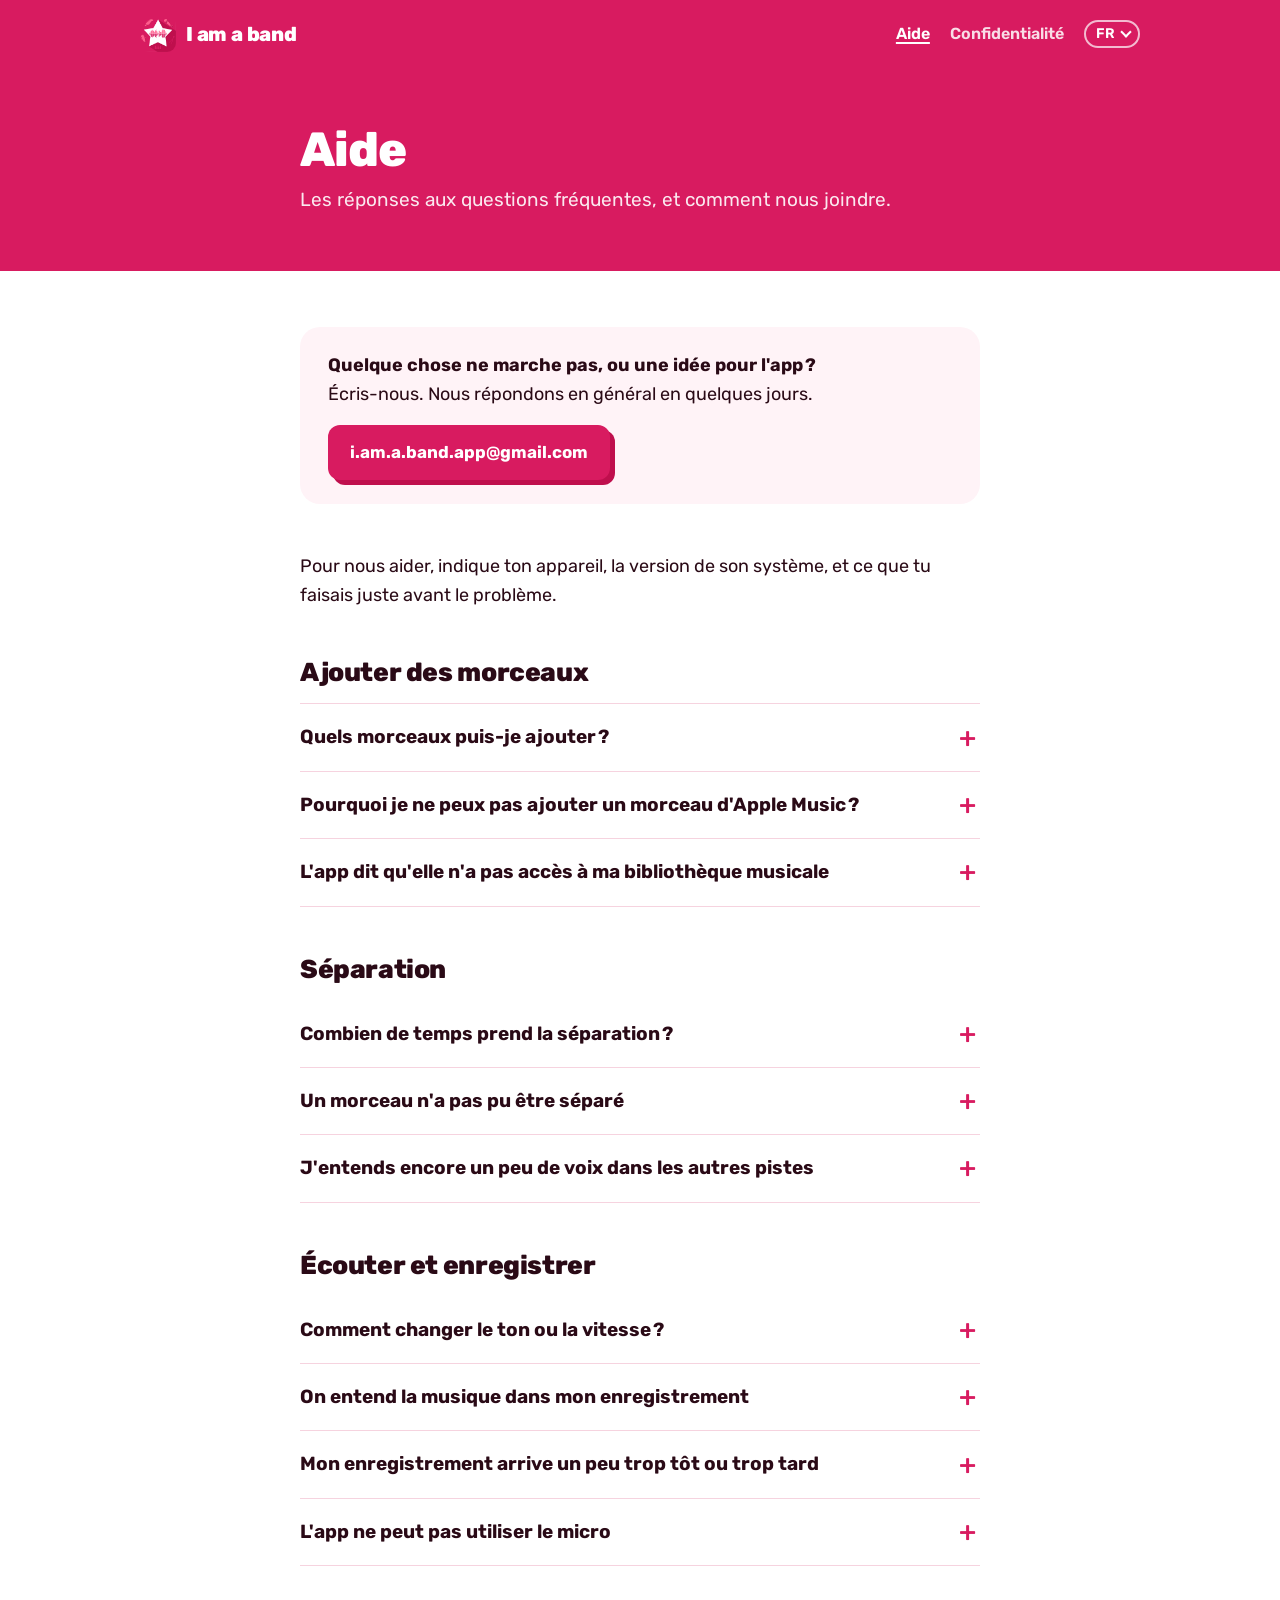
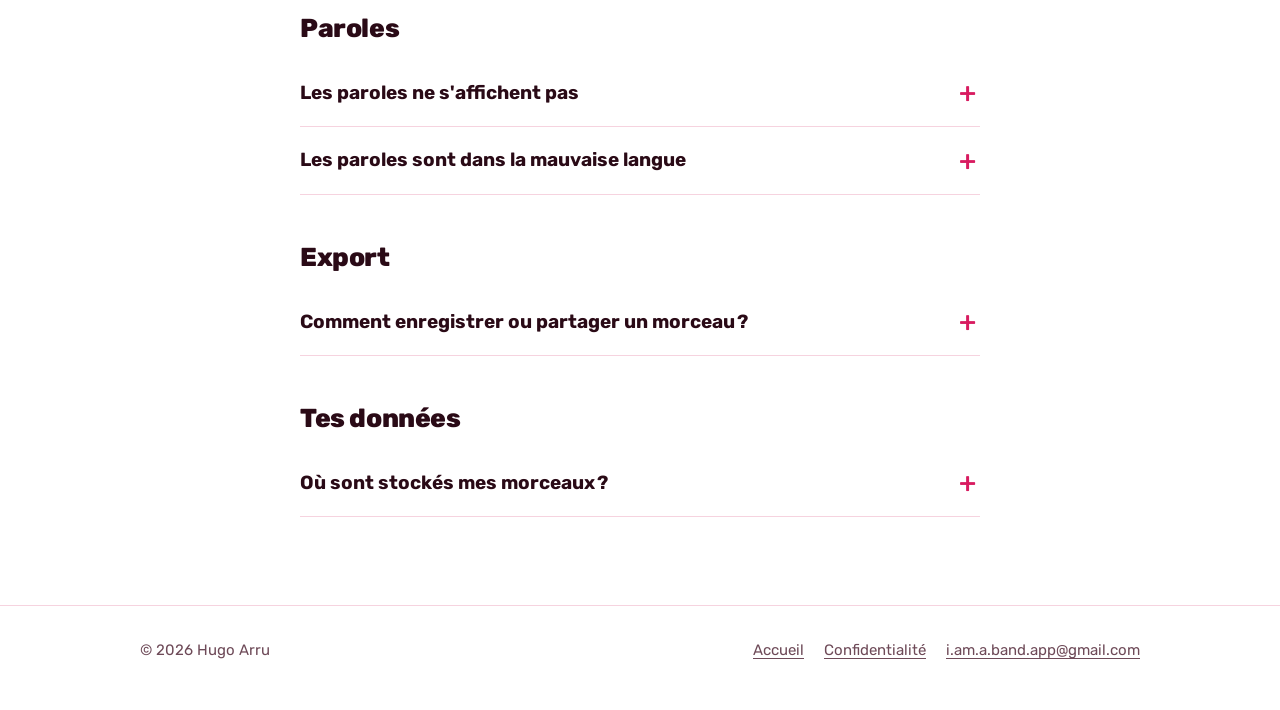
<file: fr/support/index.html>
<!doctype html>
<html lang="fr">
<head>
  <meta charset="utf-8">
  <meta name="viewport" content="width=device-width, initial-scale=1">
  <title>Aide — I am a band</title>
  <meta name="description" content="De l'aide pour I am a band : ajouter des morceaux, séparer, enregistrer, paroles et export. Contact : i.am.a.band.app@gmail.com.">
  <meta name="theme-color" content="#d81b60">
  <link rel="alternate" hreflang="en" href="https://hugoarru.github.io/iamaband/support/">
  <link rel="alternate" hreflang="fr" href="https://hugoarru.github.io/iamaband/fr/support/">
  <link rel="alternate" hreflang="es" href="https://hugoarru.github.io/iamaband/es/soporte/">
  <link rel="alternate" hreflang="x-default" href="https://hugoarru.github.io/iamaband/support/">
  <link rel="icon" type="image/png" href="../../assets/favicon.png">
  <link rel="apple-touch-icon" href="../../assets/apple-touch-icon.png">
  <link rel="preload" href="../../assets/fonts/Rubik.woff2" as="font" type="font/woff2" crossorigin>
  <link rel="stylesheet" href="../../assets/style.css">
</head>
<body>
  <a class="skip" href="#main">Aller au contenu</a>

  <header class="bar">
    <div class="wrap">
      <a class="brand" href="../"><img src="../../assets/icon.png" alt="" width="36" height="36"><span>I am a band</span></a>
      <nav aria-label="Principal">
        <a href="./" aria-current="page">Aide</a>
        <a href="../confidentialite/">Confidentialité</a>
        <details class="langs">
          <summary aria-label="Langue: Français">FR</summary>
          <ul>
            <li><a href="../../support/" hreflang="en" lang="en">English</a></li>
            <li><a href="../../fr/support/" hreflang="fr" lang="fr" aria-current="true">Français</a></li>
            <li><a href="../../es/soporte/" hreflang="es" lang="es">Español</a></li>
          </ul>
        </details>
      </nav>
    </div>
  </header>

  <main id="main">
    <div class="page-head">
      <div class="wrap">
        <h1>Aide</h1>
        <p>Les réponses aux questions fréquentes, et comment nous joindre.</p>
      </div>
    </div>

    <div class="wrap prose">
      <div class="contact">
        <p><strong>Quelque chose ne marche pas, ou une idée pour l'app&#8239;?</strong><br>Écris-nous. Nous répondons en général en quelques jours.</p>
        <a class="store" href="mailto:i.am.a.band.app@gmail.com?subject=I%20am%20a%20band%20%E2%80%93%20aide">i.am.a.band.app@gmail.com</a>
      </div>
      <p>Pour nous aider, indique ton appareil, la version de son système, et ce que tu faisais juste avant le problème.</p>

      <h2>Ajouter des morceaux</h2>
      <details>
        <summary>Quels morceaux puis-je ajouter&#8239;?</summary>
        <div>
          <p>Deux sortes&nbsp;: les fichiers MP3 de l'app Fichiers (ou du Finder sur Mac), et les morceaux stockés sur ton appareil dans ta bibliothèque musicale, comme ceux que tu as achetés ou synchronisés depuis un ordinateur.</p>
          <p>Chaque morceau peut faire jusqu'à 50&nbsp;Mo.</p>
        </div>
      </details>
      <details>
        <summary>Pourquoi je ne peux pas ajouter un morceau d'Apple Music&#8239;?</summary>
        <div>
          <p>Les morceaux écoutés ou téléchargés depuis Apple Music sont protégés contre la copie, donc aucune app ne peut lire leur son pour le séparer. Seuls les morceaux qui t'appartiennent et qui sont stockés sur ton appareil peuvent être ajoutés.</p>
        </div>
      </details>
      <details>
        <summary>L'app dit qu'elle n'a pas accès à ma bibliothèque musicale</summary>
        <div>
          <p>Tu as peut-être refusé l'autorisation la première fois. Ouvre Réglages › Apps › I am a band et active Médias et Apple Music. Sur Mac, ouvre Réglages Système › Confidentialité et sécurité › Médias et Apple Music.</p>
        </div>
      </details>

      <h2>Séparation</h2>
      <details>
        <summary>Combien de temps prend la séparation&#8239;?</summary>
        <div>
          <p>En général quelques minutes par morceau, selon sa durée et ton appareil. Tout se passe sur ton appareil, donc ça marche sans connexion internet.</p>
          <p>Tu peux quitter l'app pendant ce temps. Si tu ajoutes plusieurs morceaux, ils attendent leur tour et sont séparés l'un après l'autre.</p>
        </div>
      </details>
      <details>
        <summary>Un morceau n'a pas pu être séparé</summary>
        <div>
          <p>Touche Réessayer sur le morceau. Si ça échoue encore, le fichier est peut-être abîmé ou dans un format que l'app ne sait pas lire. Essaie une autre copie du morceau, et écris-nous si le problème continue.</p>
        </div>
      </details>
      <details>
        <summary>J'entends encore un peu de voix dans les autres pistes</summary>
        <div>
          <p>La séparation est très bonne mais pas parfaite, surtout sur les mix très chargés, les enregistrements live et les gros effets. Un peu d'un instrument peut déborder sur une autre piste. C'est normal.</p>
        </div>
      </details>

      <h2>Écouter et enregistrer</h2>
      <details>
        <summary>Comment changer le ton ou la vitesse&#8239;?</summary>
        <div>
          <p>Utilise les commandes Ton et Vitesse du lecteur. Ton monte ou descend le morceau par demi-tons sans changer sa vitesse. Vitesse le ralentit ou l'accélère sans changer son ton.</p>
        </div>
      </details>
      <details>
        <summary>On entend la musique dans mon enregistrement</summary>
        <div>
          <p>Mets un casque avant d'enregistrer. Sans casque, le micro capte aussi la musique qui sort du haut-parleur.</p>
        </div>
      </details>
      <details>
        <summary>Mon enregistrement arrive un peu trop tôt ou trop tard</summary>
        <div>
          <p>Chaque micro et chaque casque ajoute un petit décalage. Après l'enregistrement, utilise Calage pour avancer ou reculer ta prise jusqu'à ce qu'elle tombe en place avec le groupe.</p>
        </div>
      </details>
      <details>
        <summary>L'app ne peut pas utiliser le micro</summary>
        <div>
          <p>Ouvre Réglages › Apps › I am a band et active Micro. Sur Mac, ouvre Réglages Système › Confidentialité et sécurité › Microphone et active I am a band.</p>
        </div>
      </details>

      <h2>Paroles</h2>
      <details>
        <summary>Les paroles ne s'affichent pas</summary>
        <div>
          <p>La première fois que tu utilises une langue, ton appareil télécharge la reconnaissance vocale d'Apple pour cette langue&nbsp;: connecte-toi à internet une fois. Ensuite, les paroles marchent hors ligne.</p>
          <p>Les paroles demandent un appareil compatible avec la reconnaissance vocale sur l'appareil d'Apple, et une langue qu'elle prend en charge. Si le morceau n'a pas de voix bien nette, il n'y a peut-être pas de paroles à afficher.</p>
        </div>
      </details>
      <details>
        <summary>Les paroles sont dans la mauvaise langue</summary>
        <div>
          <p>Choisis la bonne avec Langue des paroles dans le lecteur, et l'app les retranscrit à nouveau.</p>
        </div>
      </details>

      <h2>Export</h2>
      <details>
        <summary>Comment enregistrer ou partager un morceau&#8239;?</summary>
        <div>
          <p>Ouvre le morceau et choisis Exporter. Prends «&nbsp;Le mix&nbsp;» pour un seul fichier qui sonne exactement comme tu l'entends, ou «&nbsp;Les pistes&nbsp;» pour un fichier par piste, au ton et à la vitesse choisis. Choisis ensuite M4A pour des fichiers plus légers ou WAV pour la qualité maximale, puis partage ou enregistre le résultat.</p>
        </div>
      </details>

      <h2>Tes données</h2>
      <details>
        <summary>Où sont stockés mes morceaux&#8239;?</summary>
        <div>
          <p>Uniquement sur ton appareil, dans l'app. Rien n'est envoyé en ligne. Supprimer un morceau supprime ses pistes, ton enregistrement et ses paroles. Les détails sont dans la <a href="../confidentialite/">politique de confidentialité</a>.</p>
        </div>
      </details>
    </div>
  </main>

  <footer>
    <div class="wrap">
      <span>© 2026 Hugo Arru</span>
      <nav aria-label="Pied de page">
        <a href="../">Accueil</a>
        <a href="../confidentialite/">Confidentialité</a>
        <a href="mailto:i.am.a.band.app@gmail.com">i.am.a.band.app@gmail.com</a>
      </nav>
    </div>
  </footer>
</body>
</html>
</file>
<file: assets/style.css>
@font-face {
  font-family: "Rubik";
  src: url("fonts/Rubik.woff2") format("woff2");
  font-weight: 300 900;
  font-display: swap;
}

:root {
  --ground: #d81b60;
  --shadow: #bf0f4d;
  --pink: #ff5c8d;
  --pale: #ffc7d8;
  --white: #ffffff;

  --bg: #ffffff;
  --surface: #fff3f7;
  --text: #2a0a16;
  --muted: #6e4a58;
  --line: #f6d3df;
  --link: #bf0f4d;

  --width: 1040px;
  --reading: 680px;
  --radius: 12px;
}

@media (prefers-color-scheme: dark) {
  :root {
    --bg: #17060d;
    --surface: #240c16;
    --text: #fbe9ef;
    --muted: #c7a2b0;
    --line: #3f1626;
    --link: #ff8fb1;
  }
}

* { box-sizing: border-box; }

html { -webkit-text-size-adjust: 100%; }

body {
  margin: 0;
  background: var(--bg);
  color: var(--text);
  font-family: "Rubik", system-ui, -apple-system, sans-serif;
  font-size: 18px;
  line-height: 1.6;
  overflow-x: hidden;
}

a { color: var(--link); text-underline-offset: 3px; }
a:hover { text-decoration-thickness: 2px; }

img { display: block; max-width: 100%; }

.wrap {
  width: 100%;
  max-width: var(--width);
  margin: 0 auto;
  padding: 0 20px;
}

.skip {
  position: absolute;
  left: -9999px;
}
.skip:focus {
  left: 16px;
  top: 16px;
  z-index: 10;
  padding: 8px 14px;
  background: var(--white);
  color: var(--ground);
  border-radius: 8px;
}

/* Top bar */

.bar {
  background: var(--ground);
  color: var(--white);
}
.bar .wrap {
  display: flex;
  align-items: center;
  justify-content: space-between;
  gap: 16px;
  min-height: 68px;
}
.brand {
  display: flex;
  align-items: center;
  gap: 10px;
  color: var(--white);
  text-decoration: none;
  font-weight: 800;
  font-size: 20px;
  letter-spacing: -0.01em;
}
.brand img {
  width: 36px;
  height: 36px;
  border-radius: 9px;
}
.bar nav {
  display: flex;
  gap: 20px;
  font-weight: 600;
  font-size: 16px;
}
.bar nav a {
  color: var(--white);
  text-decoration: none;
  opacity: 0.85;
}
.bar nav a:hover,
.bar nav a[aria-current="page"] {
  opacity: 1;
  text-decoration: underline;
  text-decoration-thickness: 2px;
}

/* Hero, with the icon's long flat shadow */

.hero {
  position: relative;
  background: var(--ground);
  color: var(--white);
  overflow: hidden;
  isolation: isolate;
}
.hero::before {
  content: "";
  position: absolute;
  z-index: -1;
  left: 46%;
  top: 0;
  width: 200%;
  height: 200%;
  background: var(--shadow);
  transform-origin: 0 0;
  transform: rotate(32deg);
}
.hero .wrap {
  display: grid;
  grid-template-columns: 1.1fr 0.9fr;
  align-items: center;
  gap: 48px;
  padding-top: 72px;
  padding-bottom: 88px;
}
.hero h1 {
  margin: 0 0 20px;
  font-size: clamp(40px, 6vw, 64px);
  line-height: 1.05;
  font-weight: 800;
  letter-spacing: -0.02em;
}
.hero h1 span { color: var(--pale); }
.hero p.lead {
  margin: 0 0 32px;
  max-width: 34em;
  font-size: 21px;
  color: var(--white);
  opacity: 0.92;
}
.store {
  display: inline-flex;
  align-items: center;
  gap: 10px;
  padding: 14px 22px;
  border-radius: var(--radius);
  background: var(--white);
  color: var(--ground);
  font-weight: 700;
  font-size: 17px;
  text-decoration: none;
  box-shadow: 6px 6px 0 var(--shadow);
}
.store svg { width: 20px; height: 20px; flex: none; }
.platforms {
  margin: 18px 0 0;
  font-size: 15px;
  opacity: 0.85;
}

/* The mixer mock-up */

.mixer {
  background: var(--shadow);
  border-radius: 24px;
  padding: 22px;
  box-shadow: 14px 14px 0 rgba(0, 0, 0, 0.12);
  color: var(--white);
}
.mixer-title {
  display: flex;
  justify-content: space-between;
  align-items: baseline;
  gap: 12px;
  margin-bottom: 12px;
}
.mixer-title strong { font-size: 18px; }
.mixer-title span { font-size: 14px; opacity: 0.8; }
.wave {
  width: 100%;
  height: auto;
  margin-bottom: 18px;
}
.faders {
  display: grid;
  grid-template-columns: repeat(5, 1fr);
  gap: 10px;
}
.fader {
  display: flex;
  flex-direction: column;
  align-items: center;
  gap: 8px;
  font-size: 13px;
  font-weight: 600;
  text-align: center;
}
.fader .track {
  position: relative;
  width: 100%;
  height: 150px;
  background: var(--ground);
  border-radius: var(--radius);
}
.fader .track::before {
  content: "";
  position: absolute;
  left: 50%;
  top: 14px;
  bottom: 14px;
  width: 4px;
  margin-left: -2px;
  border-radius: 2px;
  background: rgba(255, 255, 255, 0.25);
}
.fader .cap {
  position: absolute;
  left: 18%;
  right: 18%;
  height: 22px;
  margin-top: -11px;
  background: var(--white);
  border-radius: 6px;
  box-shadow: 3px 3px 0 rgba(0, 0, 0, 0.15);
}
.fader.muted .cap { background: var(--pink); }
.fader.mine .track { background: var(--pink); }
.fader.mine .track::before { background: rgba(255, 255, 255, 0.45); }
.fader small {
  display: block;
  font-weight: 500;
  opacity: 0.75;
}

/* Sections */

section { padding: 88px 0; }
section.alt { background: var(--surface); }

h2 {
  margin: 0 0 16px;
  font-size: clamp(30px, 4vw, 40px);
  line-height: 1.15;
  font-weight: 800;
  letter-spacing: -0.015em;
}
h3 {
  margin: 0 0 8px;
  font-size: 21px;
  line-height: 1.3;
  font-weight: 700;
}
.intro {
  max-width: 36em;
  margin: 0 0 48px;
  color: var(--muted);
  font-size: 20px;
}

.steps {
  display: grid;
  grid-template-columns: repeat(3, 1fr);
  gap: 24px;
  margin: 0;
  padding: 0;
  list-style: none;
  counter-reset: step;
}
.steps li {
  counter-increment: step;
  padding: 28px;
  background: var(--surface);
  border-radius: 20px;
}
.steps li::before {
  content: counter(step);
  display: grid;
  place-items: center;
  width: 44px;
  height: 44px;
  margin-bottom: 18px;
  border-radius: 50%;
  background: var(--ground);
  color: var(--white);
  font-weight: 800;
  font-size: 20px;
  box-shadow: 4px 4px 0 var(--shadow);
}
.steps p,
.features p {
  margin: 0;
  color: var(--muted);
}

.features {
  display: grid;
  grid-template-columns: repeat(2, 1fr);
  gap: 40px 48px;
}
.feature {
  display: grid;
  grid-template-columns: 52px 1fr;
  gap: 18px;
  align-items: start;
}
.feature .glyph {
  display: grid;
  place-items: center;
  width: 52px;
  height: 52px;
  border-radius: 14px;
  background: var(--ground);
  color: var(--white);
}
.feature .glyph svg { width: 26px; height: 26px; }

.private {
  background: var(--ground);
  color: var(--white);
}
.private .wrap {
  display: grid;
  grid-template-columns: auto 1fr;
  gap: 40px;
  align-items: center;
}
.private svg.star {
  width: 160px;
  height: 160px;
}
.private p {
  margin: 0 0 12px;
  max-width: 38em;
  font-size: 19px;
  opacity: 0.92;
}
.private a { color: var(--white); font-weight: 600; }

/* Reading pages: privacy and support */

.page-head {
  background: var(--ground);
  color: var(--white);
}
.page-head .wrap {
  max-width: calc(var(--reading) + 40px);
  padding-top: 56px;
  padding-bottom: 56px;
}
.page-head h1 {
  margin: 0 0 8px;
  font-size: clamp(36px, 5vw, 48px);
  line-height: 1.1;
  font-weight: 800;
  letter-spacing: -0.02em;
}
.page-head p {
  margin: 0;
  font-size: 19px;
  opacity: 0.9;
}

.prose {
  max-width: calc(var(--reading) + 40px);
  padding-top: 56px;
  padding-bottom: 88px;
}
.prose h2 {
  margin-top: 48px;
  font-size: 26px;
}
.prose h2:first-child { margin-top: 0; }
.prose p,
.prose ul { margin: 0 0 16px; }
.prose ul { padding-left: 22px; }
.prose li { margin-bottom: 8px; }
.prose strong { font-weight: 700; }

.summary {
  margin: 0 0 40px;
  padding: 24px 28px;
  background: var(--surface);
  border-left: 6px solid var(--ground);
  border-radius: var(--radius);
}
.summary p:last-child { margin-bottom: 0; }

.contact {
  display: flex;
  flex-wrap: wrap;
  align-items: center;
  justify-content: space-between;
  gap: 16px 24px;
  margin: 0 0 48px;
  padding: 24px 28px;
  background: var(--surface);
  border-radius: 20px;
}
.contact p { margin: 0; }
.contact .store {
  box-shadow: 5px 5px 0 var(--shadow);
  background: var(--ground);
  color: var(--white);
}

.prose details {
  border-bottom: 1px solid var(--line);
}
.prose details:first-of-type { border-top: 1px solid var(--line); }
.prose summary {
  position: relative;
  padding: 18px 40px 18px 0;
  font-weight: 700;
  font-size: 19px;
  cursor: pointer;
  list-style: none;
}
.prose summary::-webkit-details-marker { display: none; }
.prose summary::after {
  content: "+";
  position: absolute;
  right: 4px;
  top: 50%;
  transform: translateY(-50%);
  color: var(--ground);
  font-size: 28px;
  font-weight: 500;
  line-height: 1;
}
.prose details[open] summary::after { content: "−"; }
.prose details > div { padding: 0 0 16px; color: var(--muted); }
.prose details > div p { margin: 0 0 12px; }

/* Footer */

footer {
  border-top: 1px solid var(--line);
  padding: 32px 0 48px;
  font-size: 15px;
  color: var(--muted);
}
footer .wrap {
  display: flex;
  flex-wrap: wrap;
  justify-content: space-between;
  gap: 12px 24px;
}
footer nav {
  display: flex;
  flex-wrap: wrap;
  gap: 8px 20px;
}
footer a { color: var(--muted); }

:focus-visible {
  outline: 3px solid var(--pink);
  outline-offset: 3px;
}

@media (max-width: 860px) {
  .hero .wrap {
    grid-template-columns: 1fr;
    gap: 48px;
    padding-top: 48px;
    padding-bottom: 64px;
  }
  .hero::before { left: 70%; }
  .steps { grid-template-columns: 1fr; }
  .features { grid-template-columns: 1fr; gap: 32px; }
  .private .wrap { grid-template-columns: 1fr; gap: 24px; }
  .private svg.star { width: 96px; height: 96px; }
  section { padding: 64px 0; }
}

@media (max-width: 520px) {
  body { font-size: 17px; }
  .wrap { padding: 0 16px; }
  .bar nav { gap: 14px; font-size: 15px; }
  .brand span { display: none; }
  .hero p.lead { font-size: 19px; }
  .mixer { padding: 16px; }
  .faders { gap: 6px; }
  .fader { font-size: 12px; }
  .fader .track { height: 120px; }
  .steps li { padding: 22px; }
  .summary, .contact { padding: 20px; }
}

/* Language menu */

.bar nav { align-items: center; }
.langs { position: relative; }
.langs summary {
  display: flex;
  align-items: center;
  gap: 4px;
  padding: 1px 8px 1px 10px;
  border: 2px solid rgba(255, 255, 255, 0.7);
  border-radius: 999px;
  font-size: 14px;
  letter-spacing: 0.04em;
  cursor: pointer;
  list-style: none;
  user-select: none;
}
.langs summary::-webkit-details-marker { display: none; }
.langs summary::after {
  content: "";
  width: 6px;
  height: 6px;
  margin: -3px 0 0 2px;
  border-right: 2px solid currentColor;
  border-bottom: 2px solid currentColor;
  transform: rotate(45deg);
}
.langs[open] summary::after { margin-top: 3px; transform: rotate(-135deg); }
.langs summary:hover,
.langs[open] summary { background: var(--white); color: var(--ground); }
.langs ul {
  position: absolute;
  right: 0;
  top: calc(100% + 10px);
  z-index: 20;
  min-width: 150px;
  margin: 0;
  padding: 6px;
  list-style: none;
  background: var(--white);
  border-radius: var(--radius);
  box-shadow: 6px 6px 0 var(--shadow);
}
.bar nav .langs a {
  display: block;
  padding: 8px 12px;
  border-radius: 8px;
  color: var(--ground);
  opacity: 1;
  text-decoration: none;
  font-size: 16px;
}
.bar nav .langs a:hover { background: #fff0f5; }
.bar nav .langs a[aria-current="true"] { font-weight: 800; }
.bar nav .langs a[aria-current="true"]::after { content: " ✓"; }
</file>
